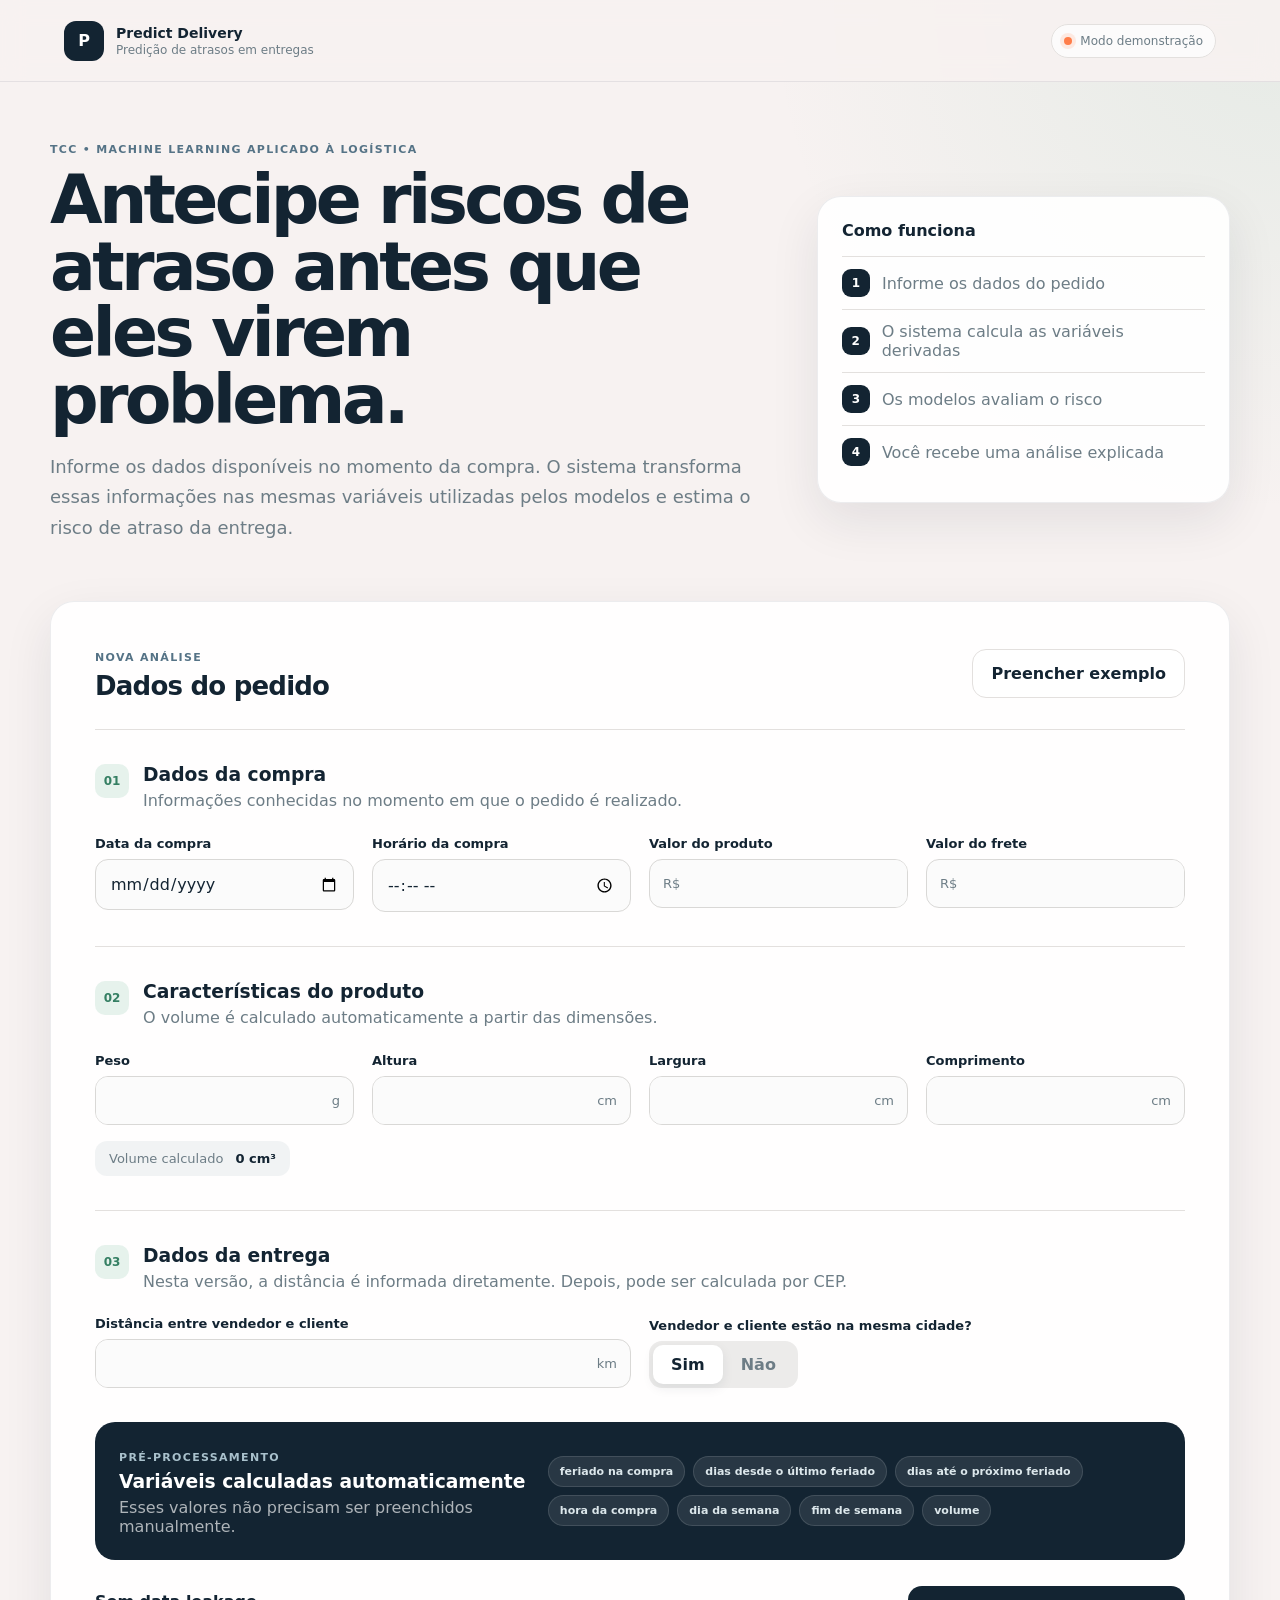
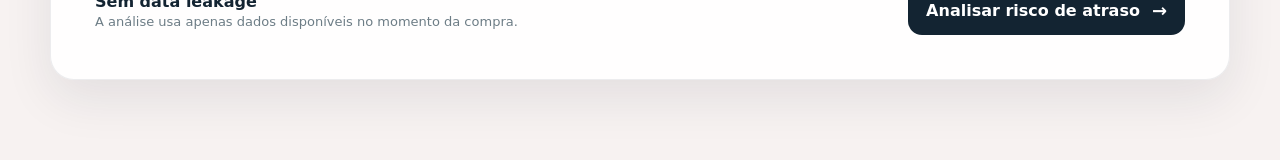
<file: aplicacao-web-tcc/frontend/index.html>
<!DOCTYPE html>
<html lang="pt-BR">
<head>
  <meta charset="UTF-8" />
  <meta name="viewport" content="width=device-width, initial-scale=1.0" />
  <title>Predição de Atrasos em Entregas</title>
  <link rel="stylesheet" href="css/style.css" />
</head>
<body>
  <header class="topbar">
    <div class="brand">
      <div class="brand-mark">P</div>
      <div>
        <strong>Predict Delivery</strong>
        <span>Predição de atrasos em entregas</span>
      </div>
    </div>
    <div class="api-status" id="apiStatus">
      <span class="status-dot"></span>
      <span>Verificando backend...</span>
    </div>
  </header>

  <main class="page-shell">
    <section class="hero">
      <div>
        <span class="eyebrow">TCC • Machine Learning aplicado à logística</span>
        <h1>Antecipe riscos de atraso antes que eles virem problema.</h1>
        <p>
          Informe os dados disponíveis no momento da compra. O sistema transforma
          essas informações nas mesmas variáveis utilizadas pelos modelos e estima
          o risco de atraso da entrega.
        </p>
      </div>
      <aside class="hero-card">
        <strong>Como funciona</strong>
        <div class="flow-step"><span>1</span> Informe os dados do pedido</div>
        <div class="flow-step"><span>2</span> O sistema calcula as variáveis derivadas</div>
        <div class="flow-step"><span>3</span> Os modelos avaliam o risco</div>
        <div class="flow-step"><span>4</span> Você recebe uma análise explicada</div>
      </aside>
    </section>

    <section class="form-card">
      <div class="section-heading">
        <div>
          <span class="eyebrow">Nova análise</span>
          <h2>Dados do pedido</h2>
        </div>
        <button type="button" class="button ghost" id="fillExample">Preencher exemplo</button>
      </div>

      <form id="predictionForm">
        <div class="form-section">
          <div class="form-section-title">
            <span class="number">01</span>
            <div>
              <h3>Dados da compra</h3>
              <p>Informações conhecidas no momento em que o pedido é realizado.</p>
            </div>
          </div>

          <div class="grid grid-4">
            <label>
              <span>Data da compra</span>
              <input id="purchaseDate" name="purchaseDate" type="date" required />
            </label>

            <label>
              <span>Horário da compra</span>
              <input id="purchaseTime" name="purchaseTime" type="time" required />
            </label>

            <label>
              <span>Valor do produto</span>
              <div class="input-prefix">
                <span>R$</span>
                <input id="price" name="price" type="number" step="0.01" min="0" required />
              </div>
            </label>

            <label>
              <span>Valor do frete</span>
              <div class="input-prefix">
                <span>R$</span>
                <input id="freightValue" name="freightValue" type="number" step="0.01" min="0" required />
              </div>
            </label>
          </div>
        </div>

        <div class="form-section">
          <div class="form-section-title">
            <span class="number">02</span>
            <div>
              <h3>Características do produto</h3>
              <p>O volume é calculado automaticamente a partir das dimensões.</p>
            </div>
          </div>

          <div class="grid grid-4">
            <label>
              <span>Peso</span>
              <div class="input-suffix">
                <input id="weight" name="weight" type="number" step="1" min="1" required />
                <span>g</span>
              </div>
            </label>

            <label>
              <span>Altura</span>
              <div class="input-suffix">
                <input id="height" name="height" type="number" step="0.1" min="0.1" required />
                <span>cm</span>
              </div>
            </label>

            <label>
              <span>Largura</span>
              <div class="input-suffix">
                <input id="width" name="width" type="number" step="0.1" min="0.1" required />
                <span>cm</span>
              </div>
            </label>

            <label>
              <span>Comprimento</span>
              <div class="input-suffix">
                <input id="length" name="length" type="number" step="0.1" min="0.1" required />
                <span>cm</span>
              </div>
            </label>
          </div>

          <div class="derived-box">
            <span>Volume calculado</span>
            <strong id="volumePreview">0 cm³</strong>
          </div>
        </div>

        <div class="form-section">
          <div class="form-section-title">
            <span class="number">03</span>
            <div>
              <h3>Dados da entrega</h3>
              <p>Nesta versão, a distância é informada diretamente. Depois, pode ser calculada por CEP.</p>
            </div>
          </div>

          <div class="grid grid-2">
            <label>
              <span>Distância entre vendedor e cliente</span>
              <div class="input-suffix">
                <input id="distance" name="distance" type="number" step="0.1" min="0" required />
                <span>km</span>
              </div>
            </label>

            <label class="toggle-field">
              <span>Vendedor e cliente estão na mesma cidade?</span>
              <div class="segmented" role="group" aria-label="Mesma cidade">
                <button type="button" class="segmented-option active" data-value="1">Sim</button>
                <button type="button" class="segmented-option" data-value="0">Não</button>
              </div>
              <input type="hidden" id="sameCity" value="1" />
            </label>
          </div>
        </div>

        <div class="features-preview">
          <div>
            <span class="eyebrow">Pré-processamento</span>
            <h3>Variáveis calculadas automaticamente</h3>
            <p>Esses valores não precisam ser preenchidos manualmente.</p>
          </div>
          <div class="feature-chips" id="featureChips">
            <span>feriado na compra</span>
            <span>dias desde o último feriado</span>
            <span>dias até o próximo feriado</span>
            <span>hora da compra</span>
            <span>dia da semana</span>
            <span>fim de semana</span>
            <span>volume</span>
          </div>
        </div>

        <div class="submit-row">
          <div class="privacy-note">
            <strong>Sem data leakage</strong>
            <span>A análise usa apenas dados disponíveis no momento da compra.</span>
          </div>
          <button type="submit" class="button primary" id="submitButton">
            <span>Analisar risco de atraso</span>
            <span class="arrow">→</span>
          </button>
        </div>
      </form>
    </section>
  </main>

  <div class="loading-overlay hidden" id="loadingOverlay" aria-live="polite">
    <div class="loading-card">
      <div class="spinner"></div>
      <h2>Analisando pedido...</h2>
      <p>O sistema está processando as informações e executando os modelos preditivos.</p>
      <div class="loading-steps">
        <div class="loading-step active"><span></span>Processando informações da compra</div>
        <div class="loading-step"><span></span>Calculando variáveis derivadas</div>
        <div class="loading-step"><span></span>Executando modelos preditivos</div>
        <div class="loading-step"><span></span>Preparando a explicação do resultado</div>
      </div>
    </div>
  </div>

  <script src="js/form.js"></script>
</body>
</html>
</file>
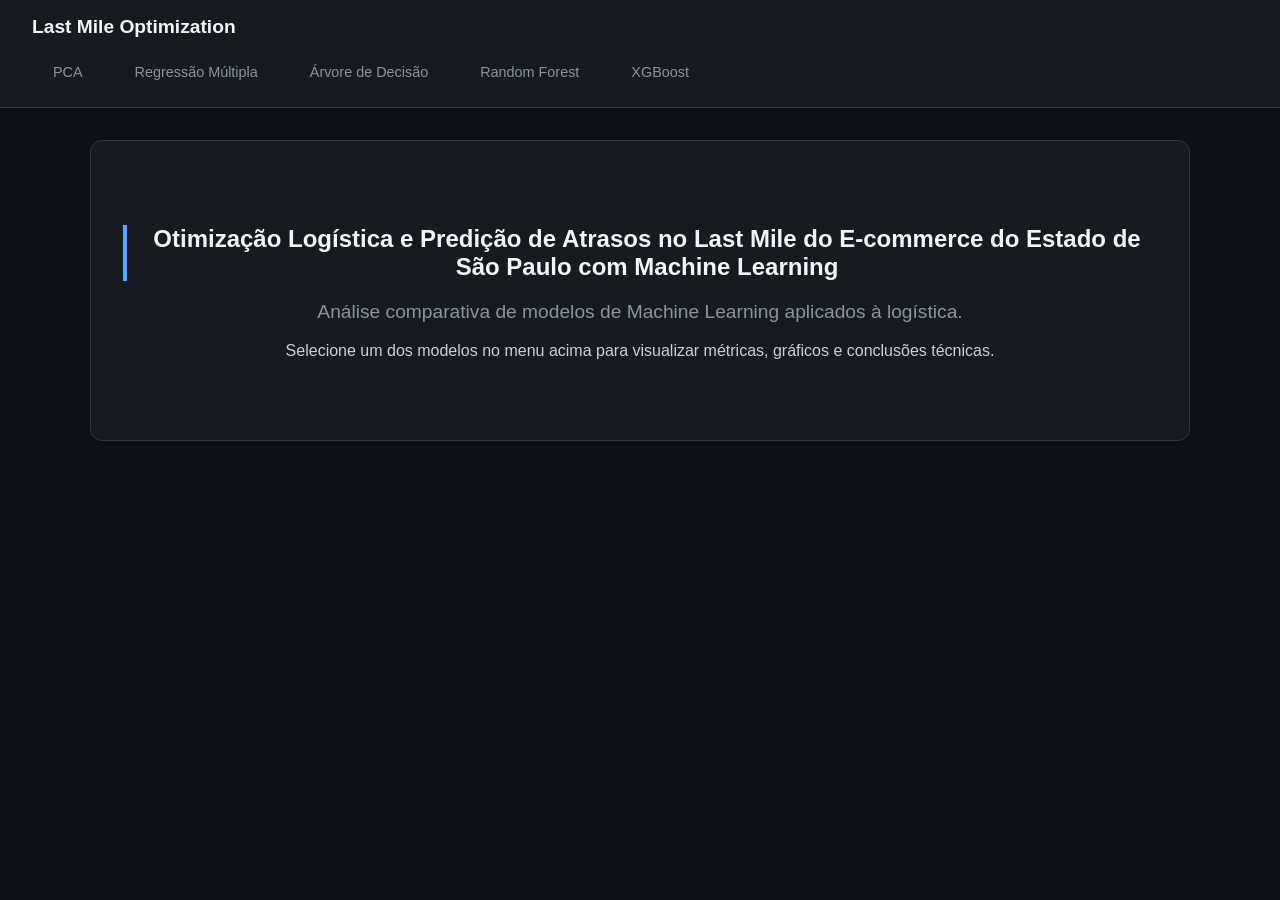
<file: site-modelos/html/index.html>
<!DOCTYPE html>
<html lang="pt-br">

<head>
    <meta charset="UTF-8">
    <meta name="viewport" content="width=device-width, initial-scale=1.0">
    <title>Last Mile Optimization - Início</title>
    <link rel="stylesheet" href="../css/style.css">
</head>

<body>

    <nav class="navbar">
        <a href="index.html" class="nav-title">Last Mile Optimization</a>
        <div class="nav-tabs">
            <a href="pca.html" class="tab">PCA</a>
            <a href="regressao-multipla.html" class="tab">Regressão Múltipla</a>
            <a href="arvore-decisao.html" class="tab">Árvore de Decisão</a>
            <a href="random-forest.html" class="tab">Random Forest</a>
            <a href="xgboost.html" class="tab">XGBoost</a>
        </div>
    </nav>

    <main class="container">
        <div class="card" style="text-align: center; padding: 4rem 2rem;">
            <h2>Otimização Logística e Predição de Atrasos no Last Mile do E-commerce do
                Estado de São Paulo com Machine Learning</h2>
            <p style="font-size: 1.2rem; color: #8b949e;">
                Análise comparativa de modelos de Machine Learning aplicados à logística.
            </p>
            <p>Selecione um dos modelos no menu acima para visualizar métricas, gráficos e conclusões técnicas.</p>
        </div>
    </main>

</body>

</html>
</file>
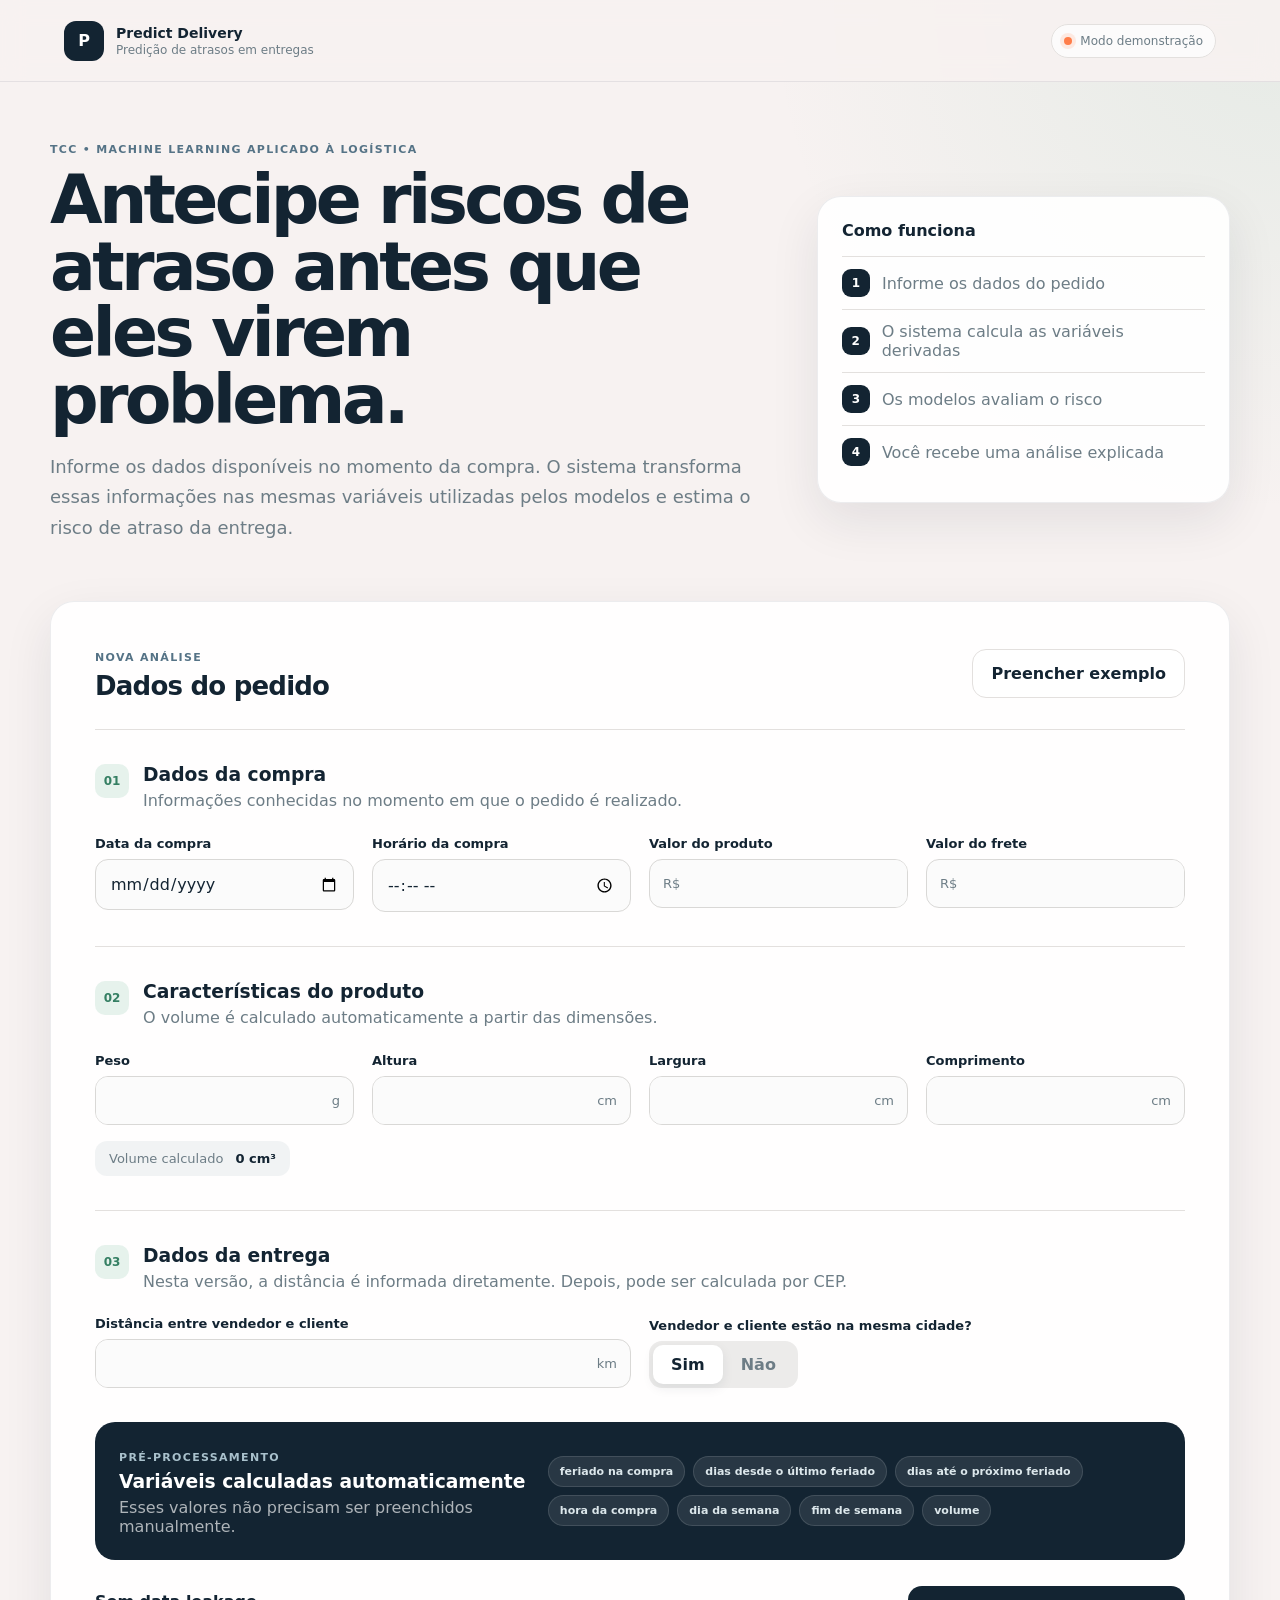
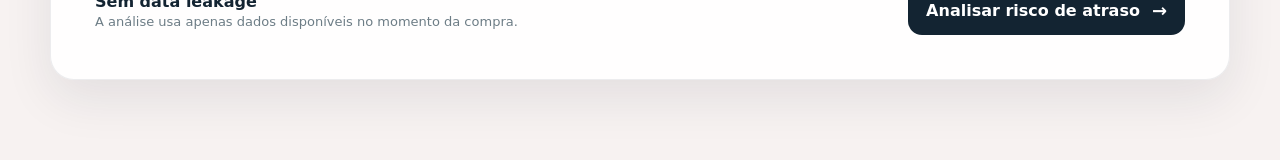
<file: aplicacao-web-tcc/frontend/resultado.html>
<!DOCTYPE html>
<html lang="pt-BR">
<head>
  <meta charset="UTF-8" />
  <meta name="viewport" content="width=device-width, initial-scale=1.0" />
  <title>Resultado da análise</title>
  <link rel="stylesheet" href="css/style.css" />
</head>
<body>
  <header class="topbar">
    <div class="brand">
      <div class="brand-mark">P</div>
      <div>
        <strong>Predict Delivery</strong>
        <span>Predição de atrasos em entregas</span>
      </div>
    </div>
    <a class="button ghost compact" href="index.html">← Nova análise</a>
  </header>

  <main class="page-shell result-page">
    <section class="result-header">
      <div>
        <span class="eyebrow">Resultado da análise</span>
        <h1>Diagnóstico do pedido</h1>
        <p>Predição realizada com base apenas em dados disponíveis no momento da compra.</p>
      </div>
      <div class="analysis-id">ID <strong id="analysisId">—</strong></div>
    </section>

    <section class="result-grid">
      <article class="result-card prediction-card" id="predictionCard">
        <span class="eyebrow">Predição principal</span>
        <div class="prediction-badge" id="predictionBadge">—</div>
        <h2 id="predictionTitle">Carregando resultado...</h2>
        <p id="predictionDescription"></p>
        <div class="model-caption">Modelo principal: <strong id="mainModelName">Deep Learning</strong></div>
      </article>

      <article class="result-card probability-card">
        <span class="eyebrow">Probabilidade de atraso</span>
        <div class="probability-number" id="probabilityNumber">0%</div>
        <div class="risk-track">
          <div class="risk-fill" id="riskFill"></div>
        </div>
        <div class="risk-scale">
          <span>Baixo</span><span>Moderado</span><span>Alto</span><span>Muito alto</span>
        </div>
        <div class="risk-level">
          Nível de risco: <strong id="riskLevel">—</strong>
        </div>
      </article>
    </section>

    <section class="dashboard-grid">
      <article class="panel panel-wide">
        <div class="panel-heading">
          <div>
            <span class="eyebrow">Explicabilidade</span>
            <h2>Fatores que influenciaram a previsão</h2>
          </div>
          <span class="tag">Visão simplificada</span>
        </div>
        <p class="panel-description">
          Quanto maior a barra, maior a influência daquele fator nesta previsão.
        </p>
        <div id="factorsChart" class="bar-chart"></div>
      </article>

      <article class="panel">
        <div class="panel-heading">
          <div>
            <span class="eyebrow">Ação recomendada</span>
            <h2>O que fazer agora?</h2>
          </div>
        </div>
        <div class="recommendation" id="recommendation"></div>
      </article>
    </section>

    <section class="panel">
      <div class="panel-heading">
        <div>
          <span class="eyebrow">Comparativo</span>
          <h2>Como os modelos avaliaram este pedido</h2>
        </div>
        <span class="tag">Não é ensemble</span>
      </div>
      <p class="panel-description">
        Cada modelo é executado separadamente. O comparativo ajuda a visualizar concordâncias e divergências.
      </p>
      <div id="modelsChart" class="model-comparison"></div>
    </section>

    <section class="dashboard-grid">
      <article class="panel">
        <div class="panel-heading">
          <div>
            <span class="eyebrow">K-Means</span>
            <h2>Perfil deste pedido</h2>
          </div>
        </div>
        <div class="cluster-card">
          <div class="cluster-icon">◎</div>
          <div>
            <strong id="clusterName">—</strong>
            <p id="clusterDescription"></p>
          </div>
        </div>
        <div class="stats-grid" id="clusterStats"></div>
      </article>

      <article class="panel">
        <div class="panel-heading">
          <div>
            <span class="eyebrow">DBSCAN</span>
            <h2>Análise de padrão</h2>
          </div>
        </div>
        <div class="pattern-status" id="patternStatus"></div>
      </article>
    </section>
<!-- 
    <section class="panel">
      <div class="panel-heading">
        <div>
          <span class="eyebrow">PCA</span>
          <h2>Posição do pedido entre os dados históricos</h2>
        </div>
        <span class="tag">Visualização 2D</span>
      </div>
      <p class="panel-description">
        A representação abaixo reduz várias características do pedido para duas dimensões apenas para visualização.
      </p>
      <canvas id="pcaCanvas" width="1100" height="360"></canvas>
      <div class="pca-legend">
        <span><i class="legend-dot historical"></i>Pedidos históricos</span>
        <span><i class="legend-dot current"></i>Novo pedido</span>
      </div>
    </section> -->

    <section class="panel">
      <div class="panel-heading">
        <div>
          <span class="eyebrow">Dados utilizados</span>
          <h2>Resumo do pedido analisado</h2>
        </div>
      </div>
      <div class="input-summary" id="inputSummary"></div>
    </section>

    <div class="bottom-actions">
      <a class="button primary" href="index.html">← Analisar outro pedido</a>
    </div>
  </main>

  <script src="js/resultado.js"></script>
</body>
</html>
</file>
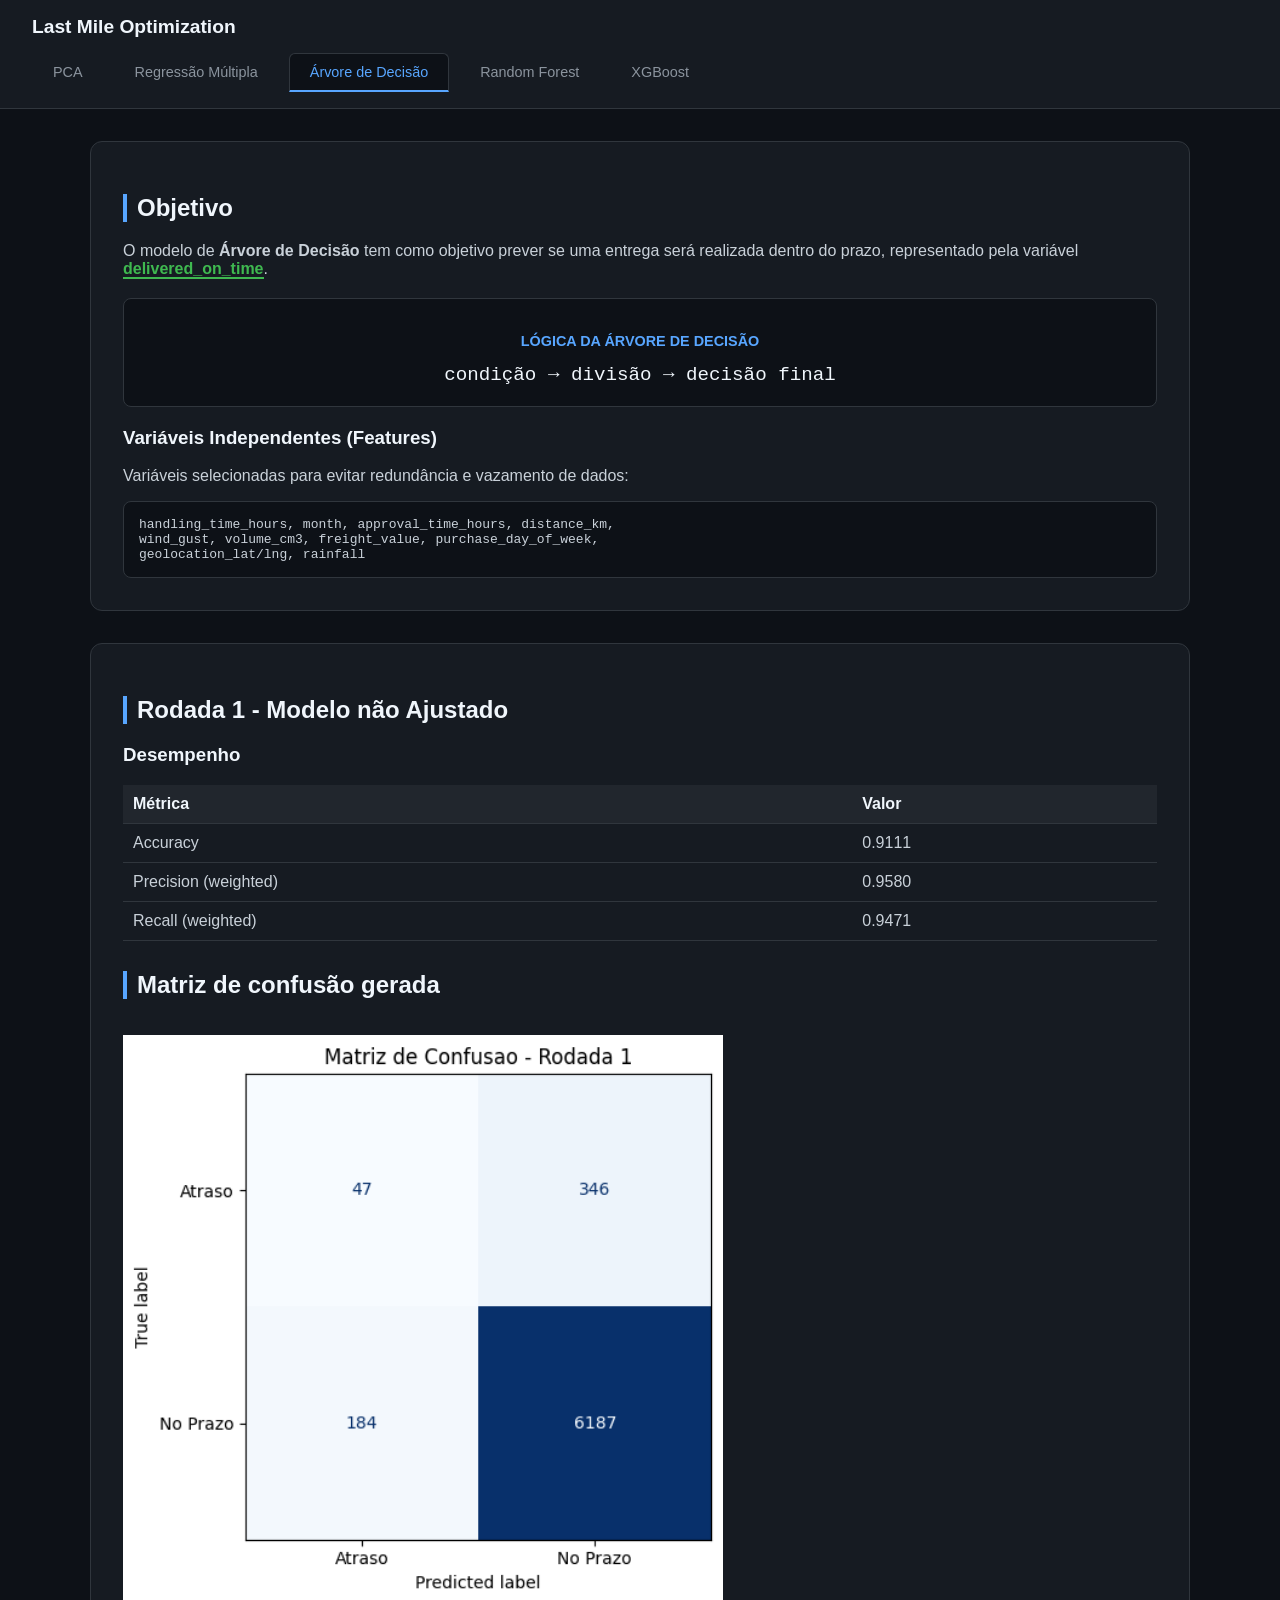
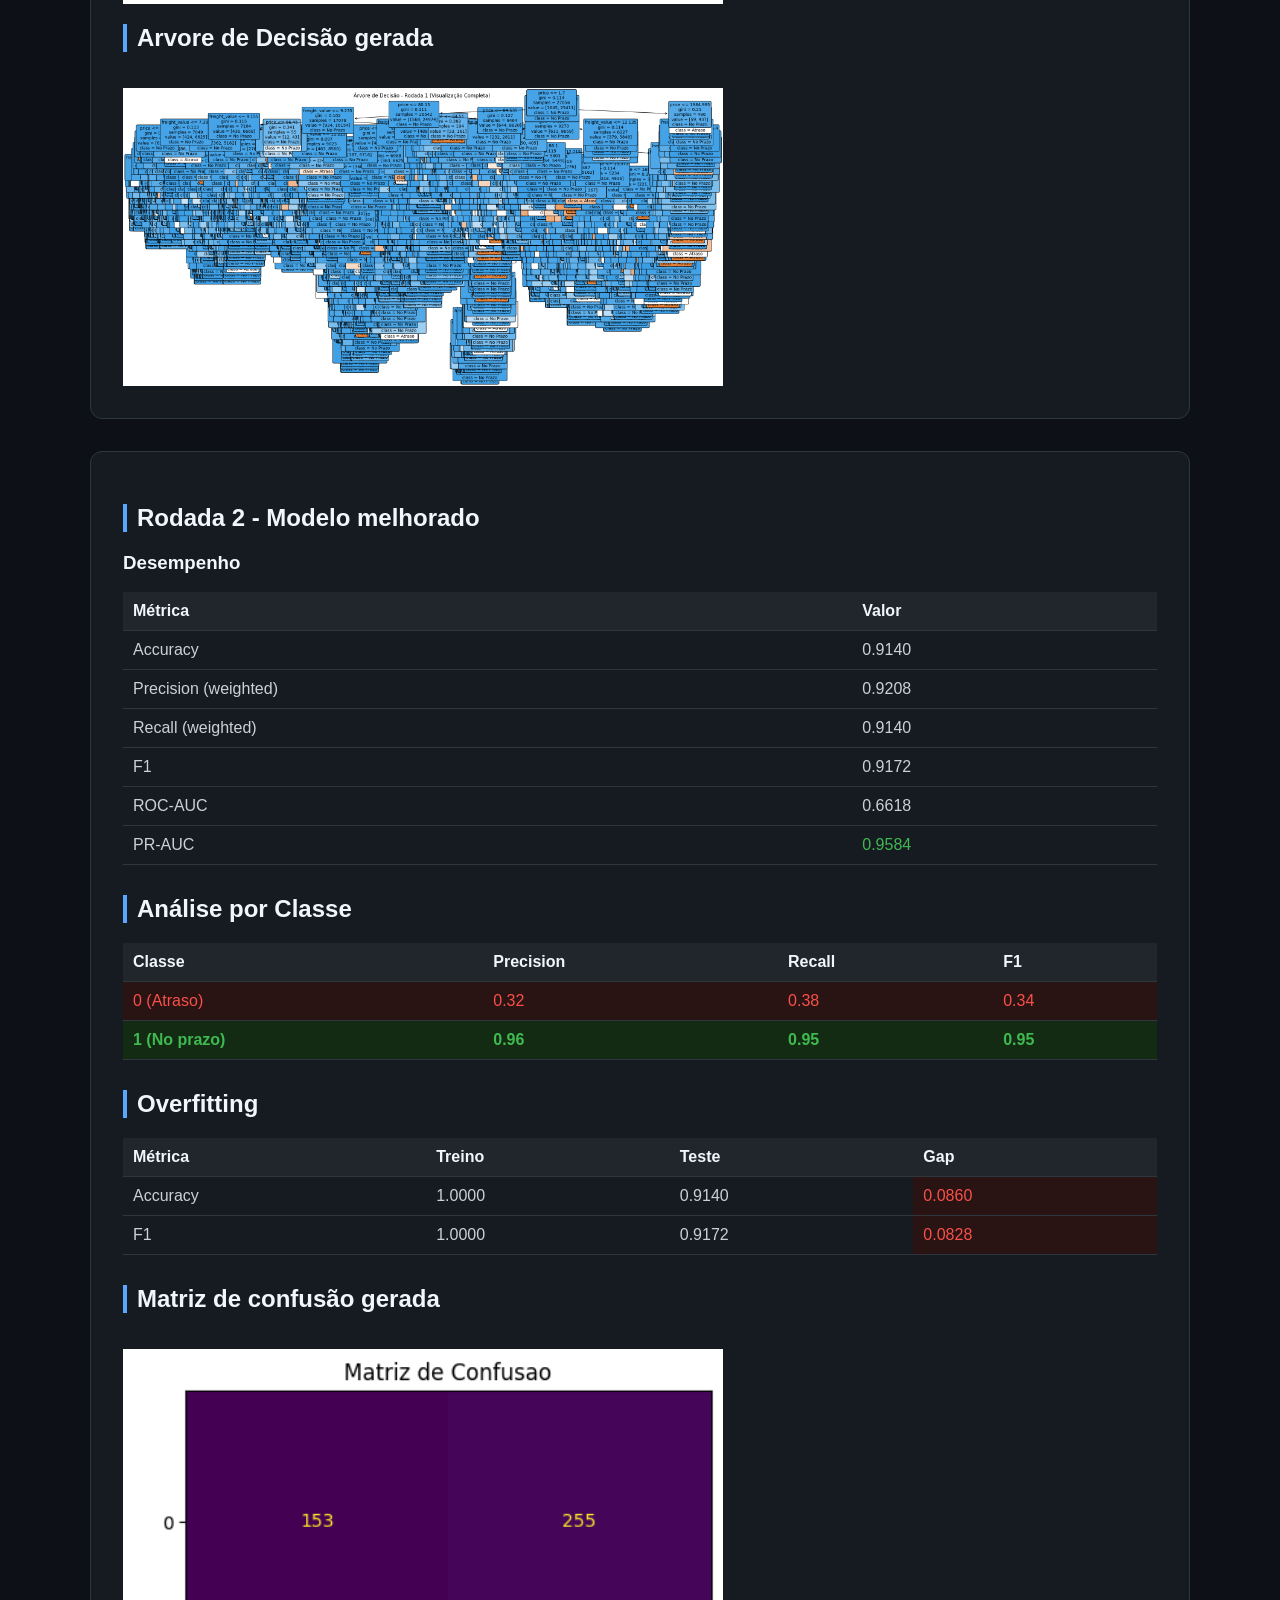
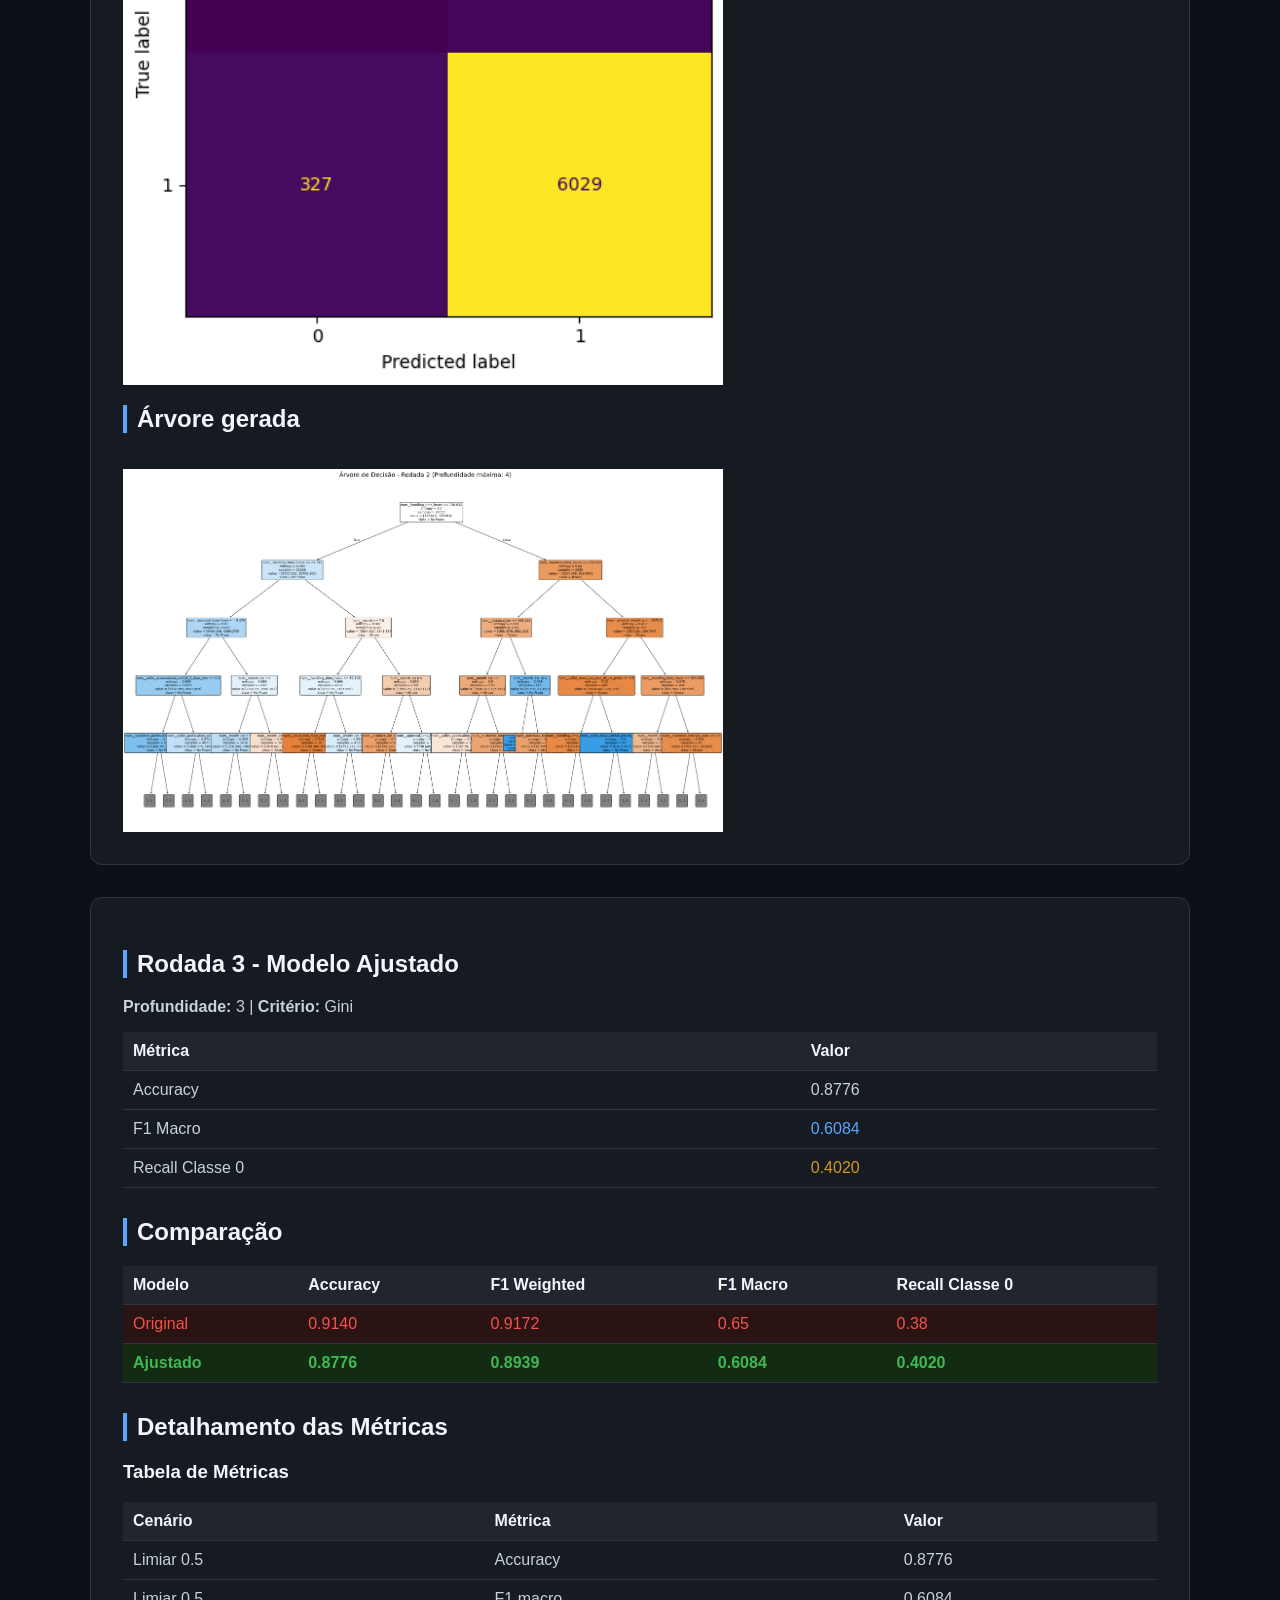
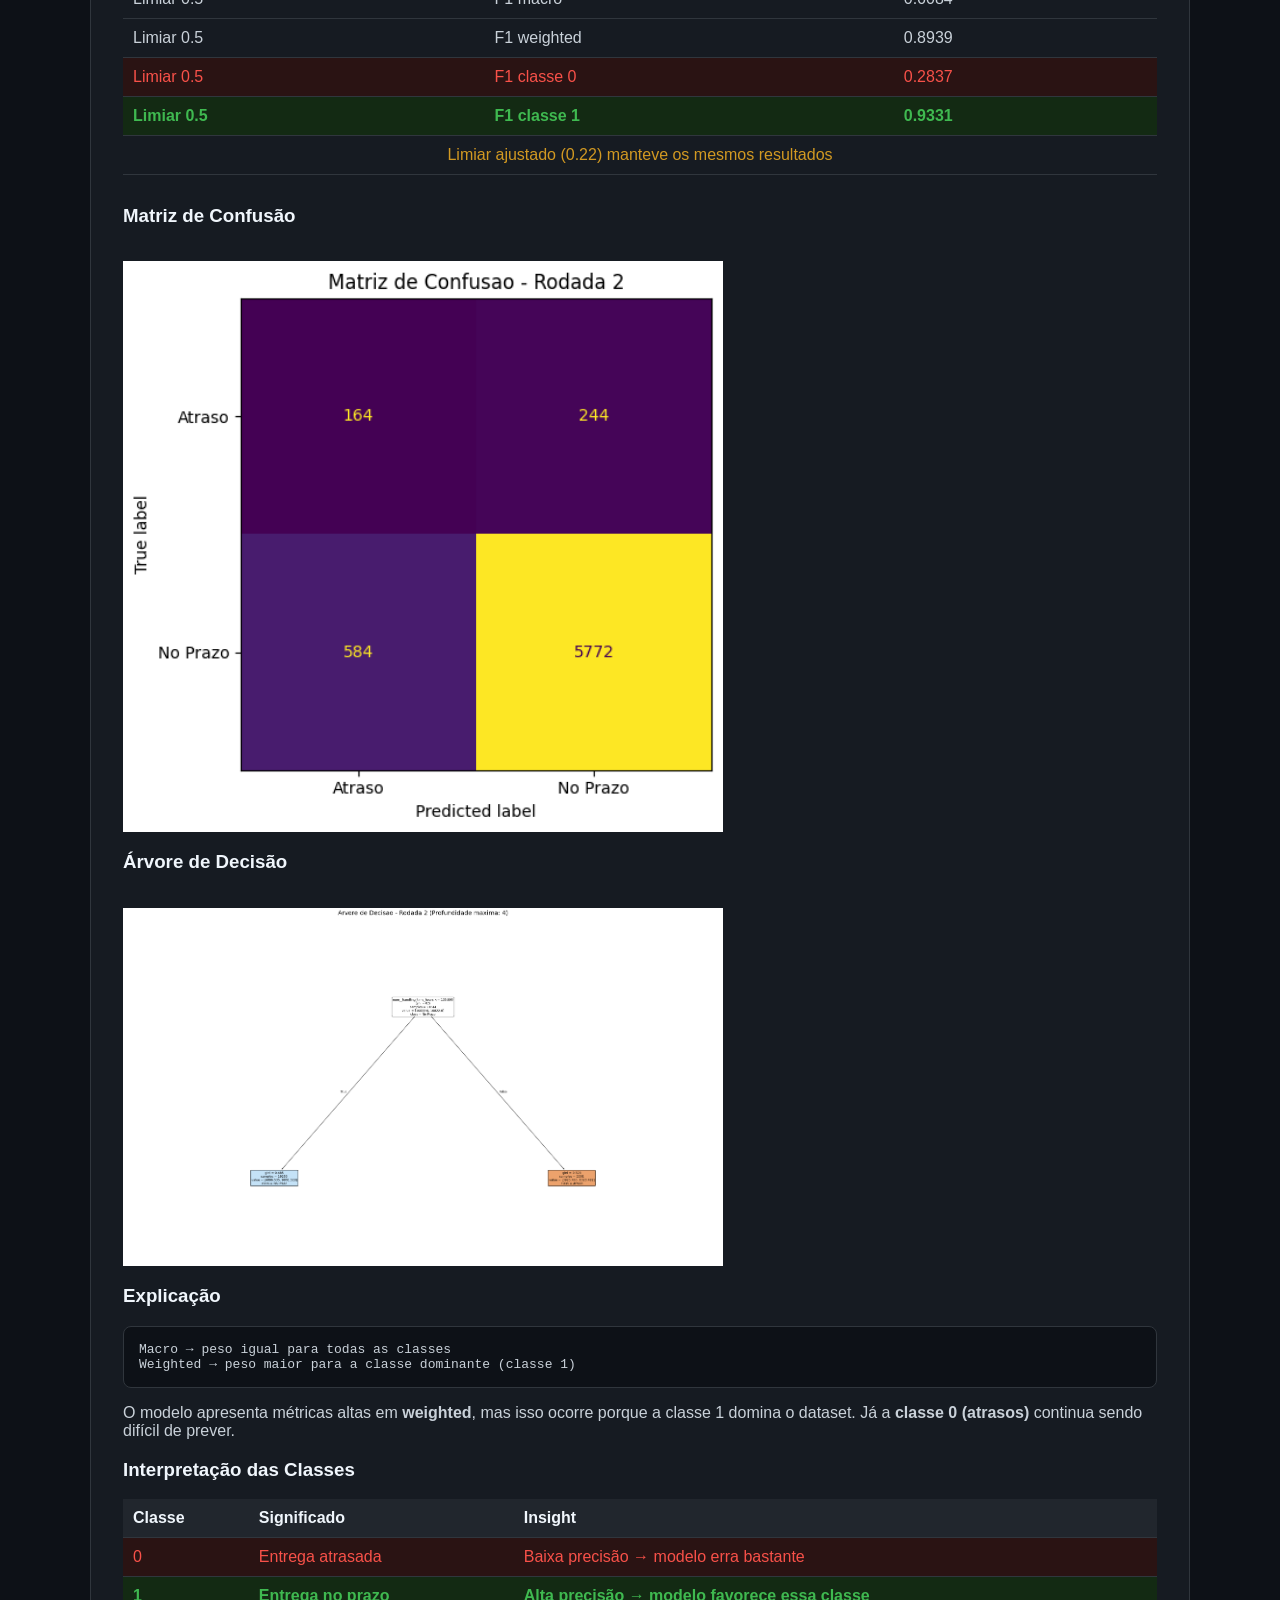
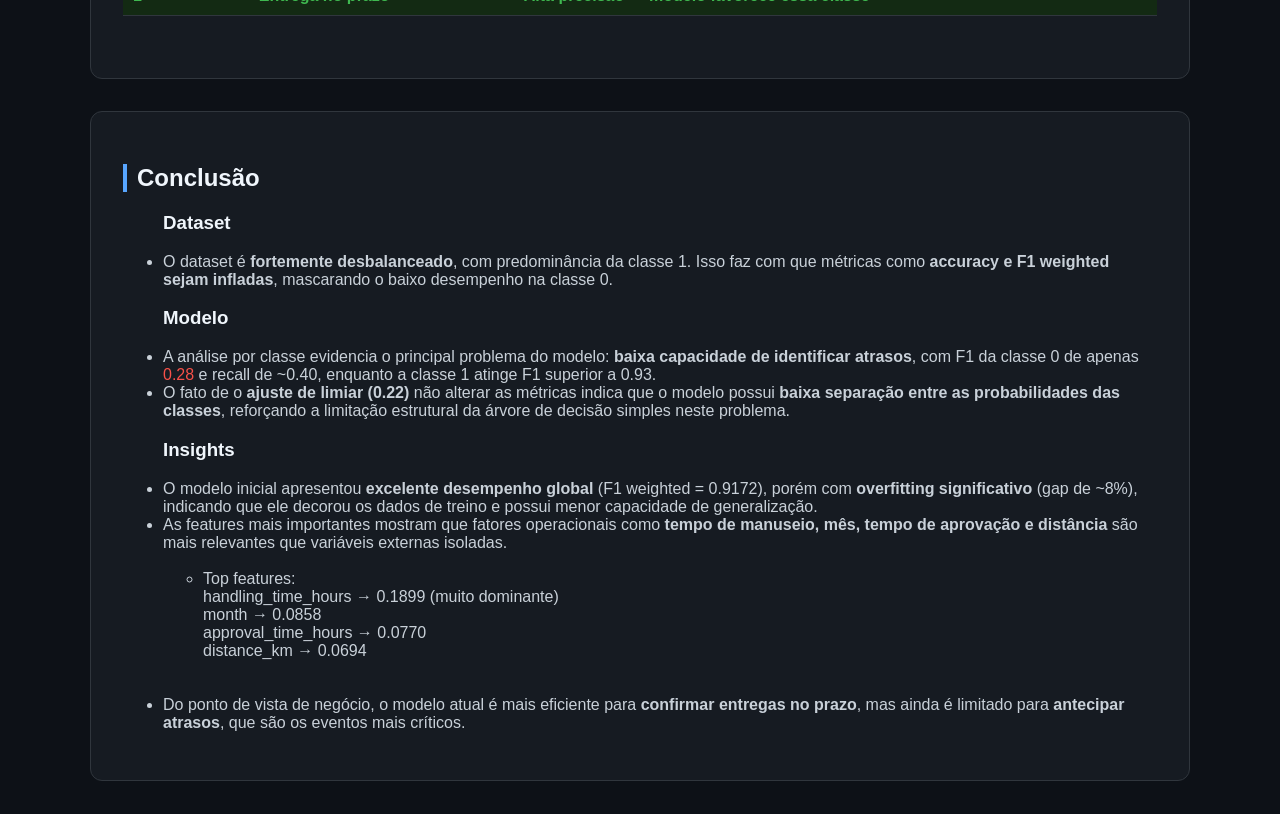
<file: site-modelos/html/arvore-decisao.html>
<html>
<head>
    <meta charset="UTF-8">
    <meta name="viewport" content="width=device-width, initial-scale=1.0">
    <title>Árvore de Decisão - Dashboard</title>
    <link rel="stylesheet" href="../css/style.css">
</head>
<body>

    <nav class="navbar">
        <a href="index.html" class="nav-title">Last Mile Optimization</a>
        <div class="nav-tabs">
            <a href="pca.html" class="tab">PCA</a>
            <a href="regressao-multipla.html" class="tab">Regressão Múltipla</a>
            <a href="arvore-decisao.html" class="tab active">Árvore de Decisão</a>
            <a href="random-forest.html" class="tab">Random Forest</a>
            <a href="xgboost.html" class="tab">XGBoost</a>
        </div>
    </nav>

    <main class="container">

        <div class="card">
            <h2>Objetivo</h2>
            <p>
                O modelo de <strong>Árvore de Decisão</strong> tem como objetivo prever se uma entrega será realizada dentro do prazo,
                representado pela variável 
                <strong style="color: var(--green); border-bottom: 2px solid var(--green);">delivered_on_time</strong>.
            </p>
    
            <div class="formula-box">
                <h3 style="font-size: 0.9rem; color: var(--blue); text-transform: uppercase;">
                    Lógica da Árvore de Decisão
                </h3>
                <code style="font-size: 1.2rem; color: var(--bright);">
                    condição → divisão → decisão final
                </code>
            </div>
    
            <h3>Variáveis Independentes (Features)</h3>
            <p>Variáveis selecionadas para evitar redundância e vazamento de dados:</p>
            <div class="variable-box">
                handling_time_hours, month, approval_time_hours, distance_km,<br>
                wind_gust, volume_cm3, freight_value, purchase_day_of_week,<br>
                geolocation_lat/lng, rainfall
            </div>
        </div>

        <div class="card">
            <h2>Rodada 1 - Modelo não Ajustado</h2>
            <h3>Desempenho</h3>
            <table>
                <tr><th>Métrica</th><th>Valor</th></tr>
                <tr><td>Accuracy</td><td>0.9111</td></tr>
                <tr><td>Precision (weighted)</td><td>0.9580</td></tr>
                <tr><td>Recall (weighted)</td><td>0.9471</td></tr>
            </table>

            <h2>Matriz de confusão gerada</h2>
            <img src="../imagens/arvore-decisao/matriz-confusao-rodada1.png" alt="Matriz de Confusão" style="width:100%; max-width:600px; margin-top: 1rem;">

            <h2>Arvore de Decisão gerada</h2>
            <img src="../imagens/arvore-decisao/arvore-decisao-rodada1.png" alt="Árvore de Decisão" style="width:100%; max-width:600px; margin-top: 1rem;">
        </div>
    
        <div class="card">
            <h2>Rodada 2 - Modelo melhorado</h2>
            <h3>Desempenho</h3>
            <table>
                <tr><th>Métrica</th><th>Valor</th></tr>
                <tr><td>Accuracy</td><td>0.9140</td></tr>
                <tr><td>Precision (weighted)</td><td>0.9208</td></tr>
                <tr><td>Recall (weighted)</td><td>0.9140</td></tr>
                <tr><td>F1</td><td>0.9172</td></tr>
                <tr><td>ROC-AUC</td><td>0.6618</td></tr>
                <tr><td>PR-AUC</td><td style="color: var(--green);">0.9584</td></tr>
            </table>
            
            <h2>Análise por Classe</h2>
            <table>
                <tr><th>Classe</th><th>Precision</th><th>Recall</th><th>F1</th></tr>
                <tr class="bad"><td>0 (Atraso)</td><td>0.32</td><td>0.38</td><td>0.34</td></tr>
                <tr class="best"><td>1 (No prazo)</td><td>0.96</td><td>0.95</td><td>0.95</td></tr>
            </table>

            <h2>Overfitting</h2>
            <table>
                <tr><th>Métrica</th><th>Treino</th><th>Teste</th><th>Gap</th></tr>
                <tr><td>Accuracy</td><td>1.0000</td><td>0.9140</td><td class="bad">0.0860</td></tr>
                <tr><td>F1</td><td>1.0000</td><td>0.9172</td><td class="bad">0.0828</td></tr>
            </table>

            <h2>Matriz de confusão gerada</h2>
            <img src="../imagens/arvore-decisao/matriz-confusao-rodada2.png" alt="Matriz de Confusão" style="width:100%; max-width:600px; margin-top: 1rem;">
            <h2>Árvore gerada</h2>
            <img src="../imagens/arvore-decisao/arvore-decisao-rodada2.png" alt="Árvore de Decisão" style="width:100%; max-width:600px; margin-top: 1rem;">
        </div>
    
        <div class="card">
            <h2>Rodada 3 - Modelo Ajustado</h2>
            <p><strong>Profundidade:</strong> 3 | <strong>Critério:</strong> Gini</p>
    
            <table>
                <tr><th>Métrica</th><th>Valor</th></tr>
                <tr><td>Accuracy</td><td>0.8776</td></tr>
                <tr><td>F1 Macro</td><td style="color: var(--blue);">0.6084</td></tr>
                <tr><td>Recall Classe 0</td><td style="color: var(--yellow);">0.4020</td></tr>
            </table>

            <h2>Comparação</h2>
            <table>
                <tr><th>Modelo</th><th>Accuracy</th><th>F1 Weighted</th><th>F1 Macro</th><th>Recall Classe 0</th></tr>
                <tr class="bad"><td>Original</td><td>0.9140</td><td>0.9172</td><td>0.65</td><td>0.38</td></tr>
                <tr class="best"><td>Ajustado</td><td>0.8776</td><td>0.8939</td><td>0.6084</td><td>0.4020</td></tr>
            </table>

            <h2>Detalhamento das Métricas</h2>
    
            <h3>Tabela de Métricas</h3>
            <table>
                <tr><th>Cenário</th><th>Métrica</th><th>Valor</th></tr>
    
                <tr><td>Limiar 0.5</td><td>Accuracy</td><td>0.8776</td></tr>
                <tr><td>Limiar 0.5</td><td>F1 macro</td><td>0.6084</td></tr>
                <tr><td>Limiar 0.5</td><td>F1 weighted</td><td>0.8939</td></tr>
                <tr class="bad"><td>Limiar 0.5</td><td>F1 classe 0</td><td>0.2837</td></tr>
                <tr class="best"><td>Limiar 0.5</td><td>F1 classe 1</td><td>0.9331</td></tr>
    
                <tr>
                    <td colspan="3" style="text-align:center; color: var(--yellow);">
                        Limiar ajustado (0.22) manteve os mesmos resultados
                    </td>
                </tr>
            </table>

            <h3>Matriz de Confusão</h3>
            <img src="../imagens/arvore-decisao/matriz-confusao-rodada3.png" alt="Matriz de Confusão" style="width:100%; max-width:600px; margin-top: 1rem;">
    
            <h3>Árvore de Decisão</h3>
            <img src="../imagens/arvore-decisao/arvore-decisao-rodada3.png" alt="Árvore de Decisão" style="width:100%; max-width:600px; margin-top: 1rem;">
    
            <h3>Explicação</h3>
            <div class="variable-box">
                Macro → peso igual para todas as classes<br>
                Weighted → peso maior para a classe dominante (classe 1)
            </div>
    
            <p>
                O modelo apresenta métricas altas em <strong>weighted</strong>, mas isso ocorre porque a classe 1 domina o dataset.
                Já a <strong>classe 0 (atrasos)</strong> continua sendo difícil de prever.
            </p>
    
            <h3>Interpretação das Classes</h3>
            <table>
                <tr><th>Classe</th><th>Significado</th><th>Insight</th></tr>
                <tr class="bad">
                    <td>0</td>
                    <td>Entrega atrasada</td>
                    <td>Baixa precisão → modelo erra bastante</td>
                </tr>
                <tr class="best">
                    <td>1</td>
                    <td>Entrega no prazo</td>
                    <td>Alta precisão → modelo favorece essa classe</td>
                </tr>
            </table>
        </div>
    
        <div class="card">
            <h2>Conclusão</h2>
            <ul>
                <h3>Dataset</h3>
        
                <li>
                    O dataset é <strong>fortemente desbalanceado</strong>, com predominância da classe 1.
                    Isso faz com que métricas como <strong>accuracy e F1 weighted sejam infladas</strong>,
                    mascarando o baixo desempenho na classe 0.
                </li>

                <h3>Modelo</h3>
                <li>
                    A análise por classe evidencia o principal problema do modelo:
                    <strong>baixa capacidade de identificar atrasos</strong>, com F1 da classe 0 de apenas
                    <span style="color: var(--red);">0.28</span> e recall de ~0.40,
                    enquanto a classe 1 atinge F1 superior a 0.93.
                </li>
        
                <li>
                    O fato de o <strong>ajuste de limiar (0.22)</strong> não alterar as métricas indica que
                    o modelo possui <strong>baixa separação entre as probabilidades das classes</strong>,
                    reforçando a limitação estrutural da árvore de decisão simples neste problema.
                </li>

                <h3>Insights</h3>
                <li>
                    O modelo inicial apresentou <strong>excelente desempenho global</strong> (F1 weighted = 0.9172),
                    porém com <strong>overfitting significativo</strong> (gap de ~8%), indicando que ele decorou os dados de treino
                    e possui menor capacidade de generalização.
                </li>
                <li>
                    As features mais importantes mostram que fatores operacionais como
                    <strong>tempo de manuseio, mês, tempo de aprovação e distância</strong>
                    são mais relevantes que variáveis externas isoladas.<br><br>
                </li>
                <ul><li>Top features:<br>
                    handling_time_hours → 0.1899 (muito dominante)<br>
                    month → 0.0858<br>
                    approval_time_hours → 0.0770<br>
                    distance_km → 0.0694</li></ul>
                <br><br>
                <li>
                    Do ponto de vista de negócio, o modelo atual é mais eficiente para
                    <strong>confirmar entregas no prazo</strong>, mas ainda é limitado para
                    <strong>antecipar atrasos</strong>, que são os eventos mais críticos.
                </li>
    
            </ul>
        </div>
    
    </main>

</body>
</html>
</file>
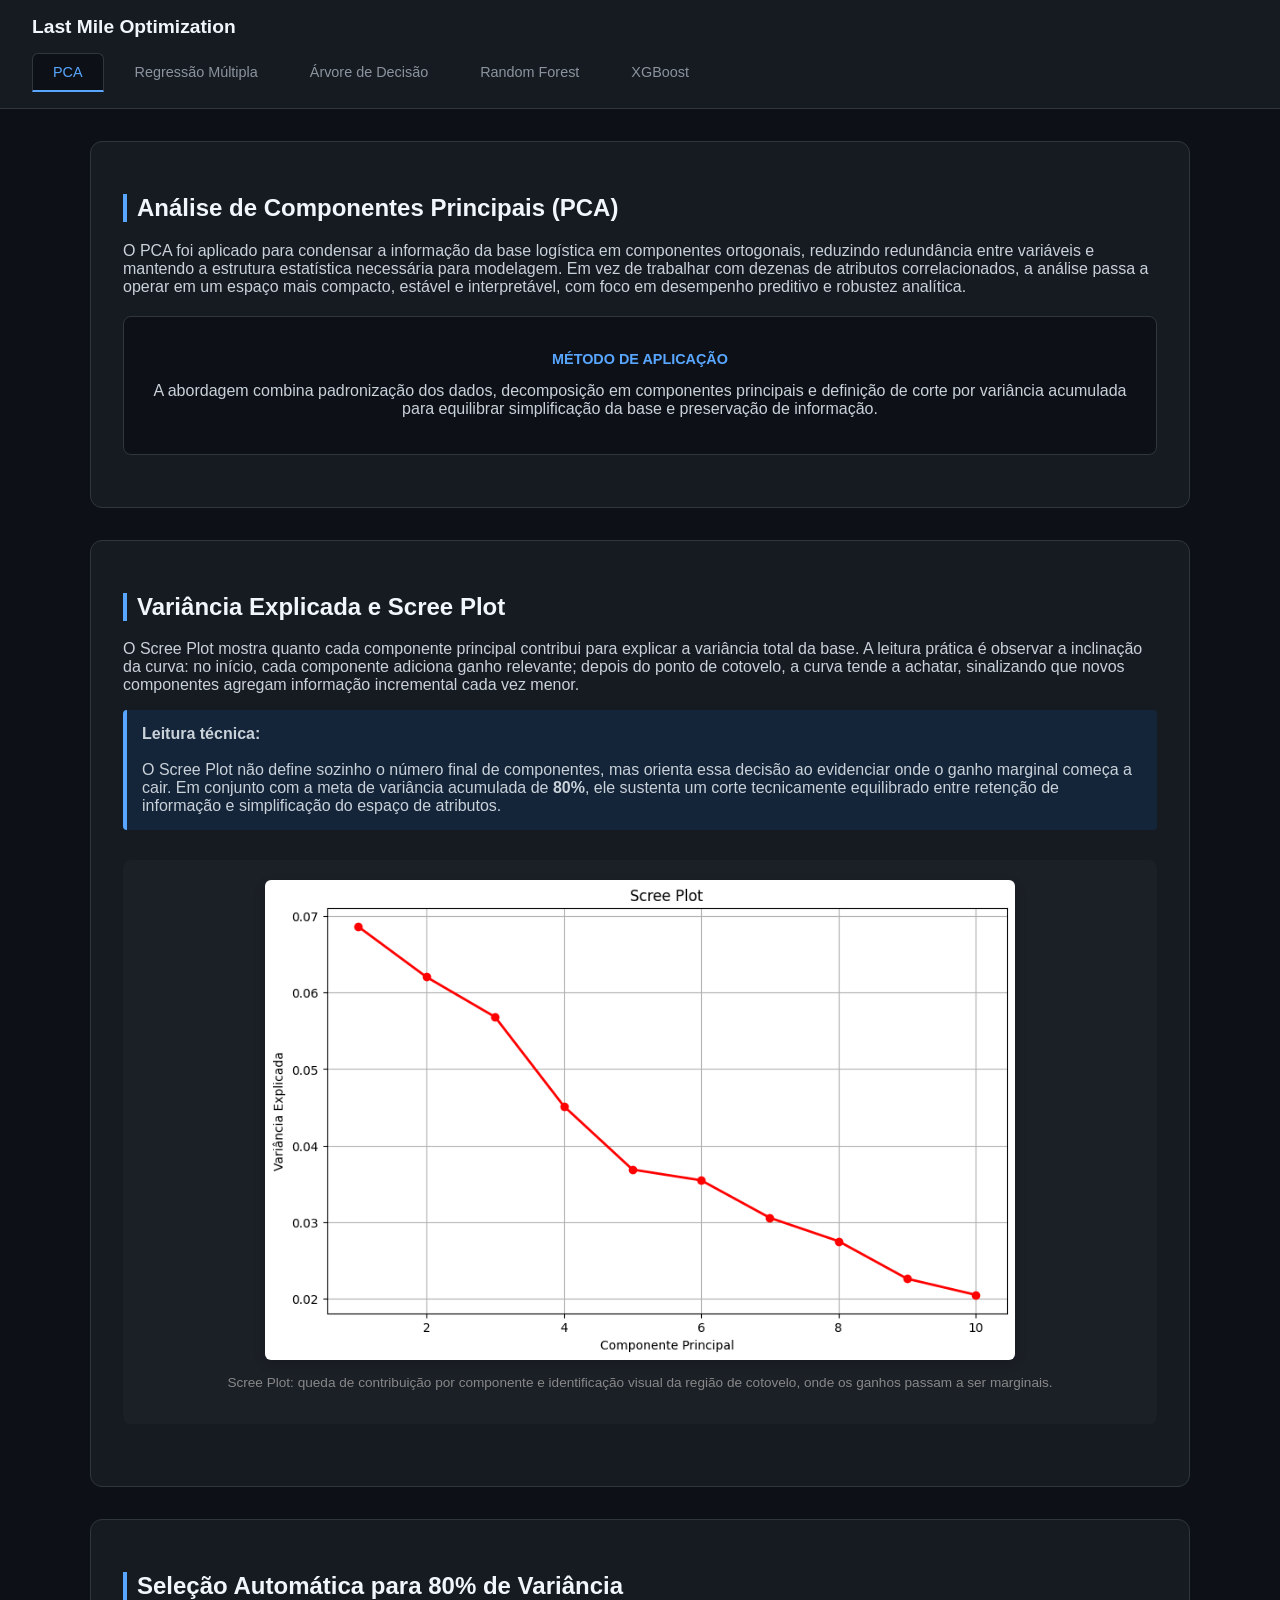
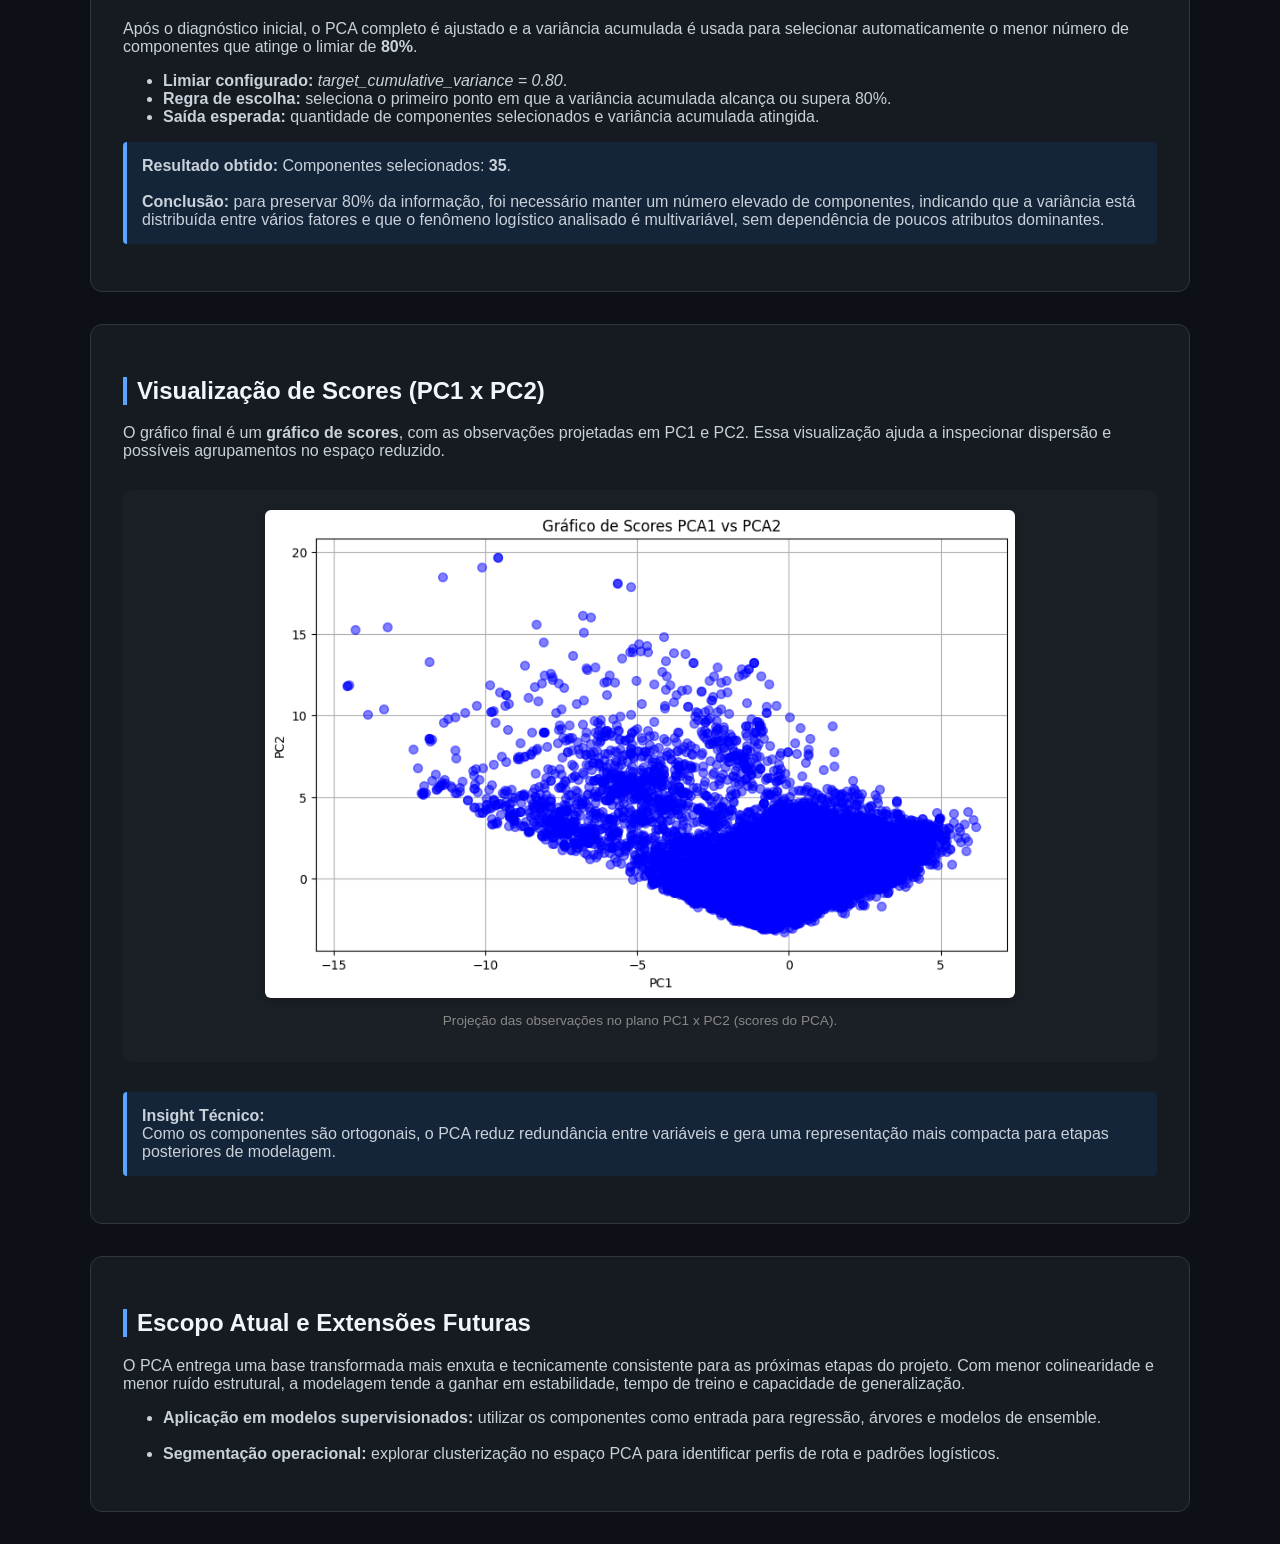
<file: site-modelos/html/pca.html>
<!DOCTYPE html>
<html lang="pt-br">

<head>
    <meta charset="UTF-8">
    <meta name="viewport" content="width=device-width, initial-scale=1.0">
    <title>PCA - Dashboard</title>
    <link rel="stylesheet" href="../css/style.css">
    <style>
        .metric-box {
            background-color: rgba(0, 123, 255, 0.1);
            border-left: 4px solid var(--blue, #007bff);
            padding: 15px;
            margin: 15px 0;
            border-radius: 4px;
        }

        .code-box {
            background-color: #1e1e1e;
            color: #d4d4d4;
            padding: 10px;
            border-radius: 4px;
            font-family: 'Courier New', Courier, monospace;
            font-size: 0.85rem;
            margin: 10px 0;
        }

        /* Classe auxiliar para melhorar a disposição das imagens */
        .img-container {
            text-align: center;
            margin: 30px 0;
            padding: 20px;
            background-color: rgba(255, 255, 255, 0.02);
            border-radius: 8px;
        }

        .img-container img {
            width: 100%;
            max-width: 750px;
            /* Evita que a imagem fique gigante em telas grandes */
            height: auto;
            display: block;
            margin: 0 auto;
            border-radius: 6px;
            box-shadow: 0 4px 12px rgba(0, 0, 0, 0.15);
        }

        .img-caption {
            font-size: 0.85rem;
            color: #888;
            margin-top: 15px;
        }
    </style>
</head>

<body>

    <nav class="navbar">
        <a href="index.html" class="nav-title">Last Mile Optimization</a>
        <div class="nav-tabs">
            <a href="pca.html" class="tab active">PCA</a>
            <a href="regressao-multipla.html" class="tab">Regressão Múltipla</a>
            <a href="arvore-decisao.html" class="tab">Árvore de Decisão</a>
            <a href="random-forest.html" class="tab">Random Forest</a>
            <a href="xgboost.html" class="tab">XGBoost</a>
        </div>
    </nav>

    <main class="container">
        <div class="card">
            <h2>Análise de Componentes Principais (PCA)</h2>
            <p>
                O PCA foi aplicado para condensar a informação da base logística em componentes ortogonais,
                reduzindo redundância entre variáveis e mantendo a estrutura estatística necessária para modelagem.
                Em vez de trabalhar com dezenas de atributos correlacionados, a análise passa a operar em um espaço
                mais compacto, estável e interpretável, com foco em desempenho preditivo e robustez analítica.
            </p>

            <div class="formula-box">
                <h3 style="font-size: 0.9rem; color: var(--blue); text-transform: uppercase;">Método de Aplicação</h3>
                <p style="font-size: 1rem; color: var(--text); margin-top: 10px;">
                    A abordagem combina padronização dos dados, decomposição em componentes principais e definição de
                    corte por variância acumulada para equilibrar simplificação da base e preservação de informação.</p>
            </div>
        </div>

        <div class="card">
            <h2>Variância Explicada e Scree Plot</h2>
            <p>
                O Scree Plot mostra quanto cada componente principal contribui para explicar a variância total da
                base. A leitura prática é observar a inclinação da curva: no início, cada componente adiciona ganho
                relevante; depois do ponto de cotovelo, a curva tende a achatar, sinalizando que novos componentes
                agregam informação incremental cada vez menor.
            </p>

            <div class="metric-box">
                <strong>Leitura técnica:</strong><br><br>
                O Scree Plot não define sozinho o número final de componentes, mas orienta essa decisão ao evidenciar
                onde o ganho marginal começa a cair. Em conjunto com a meta de variância acumulada de
                <strong>80%</strong>, ele sustenta um corte tecnicamente equilibrado entre retenção de informação e
                simplificação do espaço de atributos.
            </div>

            <div class="img-container">
                <img id="img-pca-scree" src="../imagens/pca/ScreePlot.png" alt="Scree Plot PCA">
                <p class="img-caption">Scree Plot: queda de contribuição por componente e identificação visual da região
                    de cotovelo, onde os ganhos passam a ser marginais.</p>
            </div>
        </div>

        <div class="card">
            <h2>Seleção Automática para 80% de Variância</h2>
            <p>
                Após o diagnóstico inicial, o PCA completo é ajustado e a variância acumulada é usada para
                selecionar automaticamente o menor número de componentes que atinge o limiar de <strong>80%</strong>.
            </p>

            <ul>
                <li><strong>Limiar configurado:</strong> <em>target_cumulative_variance = 0.80</em>.</li>
                <li><strong>Regra de escolha:</strong> seleciona o primeiro ponto em que a variância acumulada alcança
                    ou supera 80%.</li>
                <li><strong>Saída esperada:</strong> quantidade de componentes selecionados e variância acumulada
                    atingida.</li>
            </ul>

            <div class="metric-box">
                <strong>Resultado obtido:</strong> Componentes selecionados: <strong>35</strong>.<br><br>
                <strong>Conclusão:</strong> para preservar 80% da informação, foi necessário manter um número elevado
                de componentes, indicando que a variância está distribuída entre vários fatores e que o fenômeno
                logístico analisado é multivariável, sem dependência de poucos atributos dominantes.
            </div>
        </div>

        <div class="card">
            <h2>Visualização de Scores (PC1 x PC2)</h2>
            <p>
                O gráfico final é um <strong>gráfico de scores</strong>, com as observações
                projetadas em PC1 e PC2. Essa visualização ajuda a inspecionar dispersão e possíveis agrupamentos
                no espaço reduzido.
            </p>

            <div class="img-container">
                <img id="img-pca-biplot" src="../imagens/pca/biplot.png" alt="Gráfico de scores PCA">
                <p class="img-caption">Projeção das observações no plano PC1 x PC2 (scores do PCA).</p>
            </div>

            <div class="metric-box">
                <strong>Insight Técnico:</strong><br>
                Como os componentes são ortogonais, o PCA reduz redundância entre variáveis e gera uma representação
                mais compacta para etapas posteriores de modelagem.
            </div>
        </div>

        <div class="card">
            <h2>Escopo Atual e Extensões Futuras</h2>
            <p>
                O PCA entrega uma base transformada mais enxuta e tecnicamente consistente para as próximas etapas do
                projeto. Com menor colinearidade e menor ruído estrutural, a modelagem tende a ganhar em estabilidade,
                tempo de treino e capacidade de generalização.
            </p>
            <ul>
                <li><strong>Aplicação em modelos supervisionados:</strong> utilizar os componentes como entrada para
                    regressão, árvores e modelos de ensemble.</li><br>
                <li><strong>Segmentação operacional:</strong> explorar clusterização no espaço PCA para identificar
                    perfis de rota e padrões logísticos.</li>
            </ul>
        </div>
    </main>

</body>

</html>
</file>
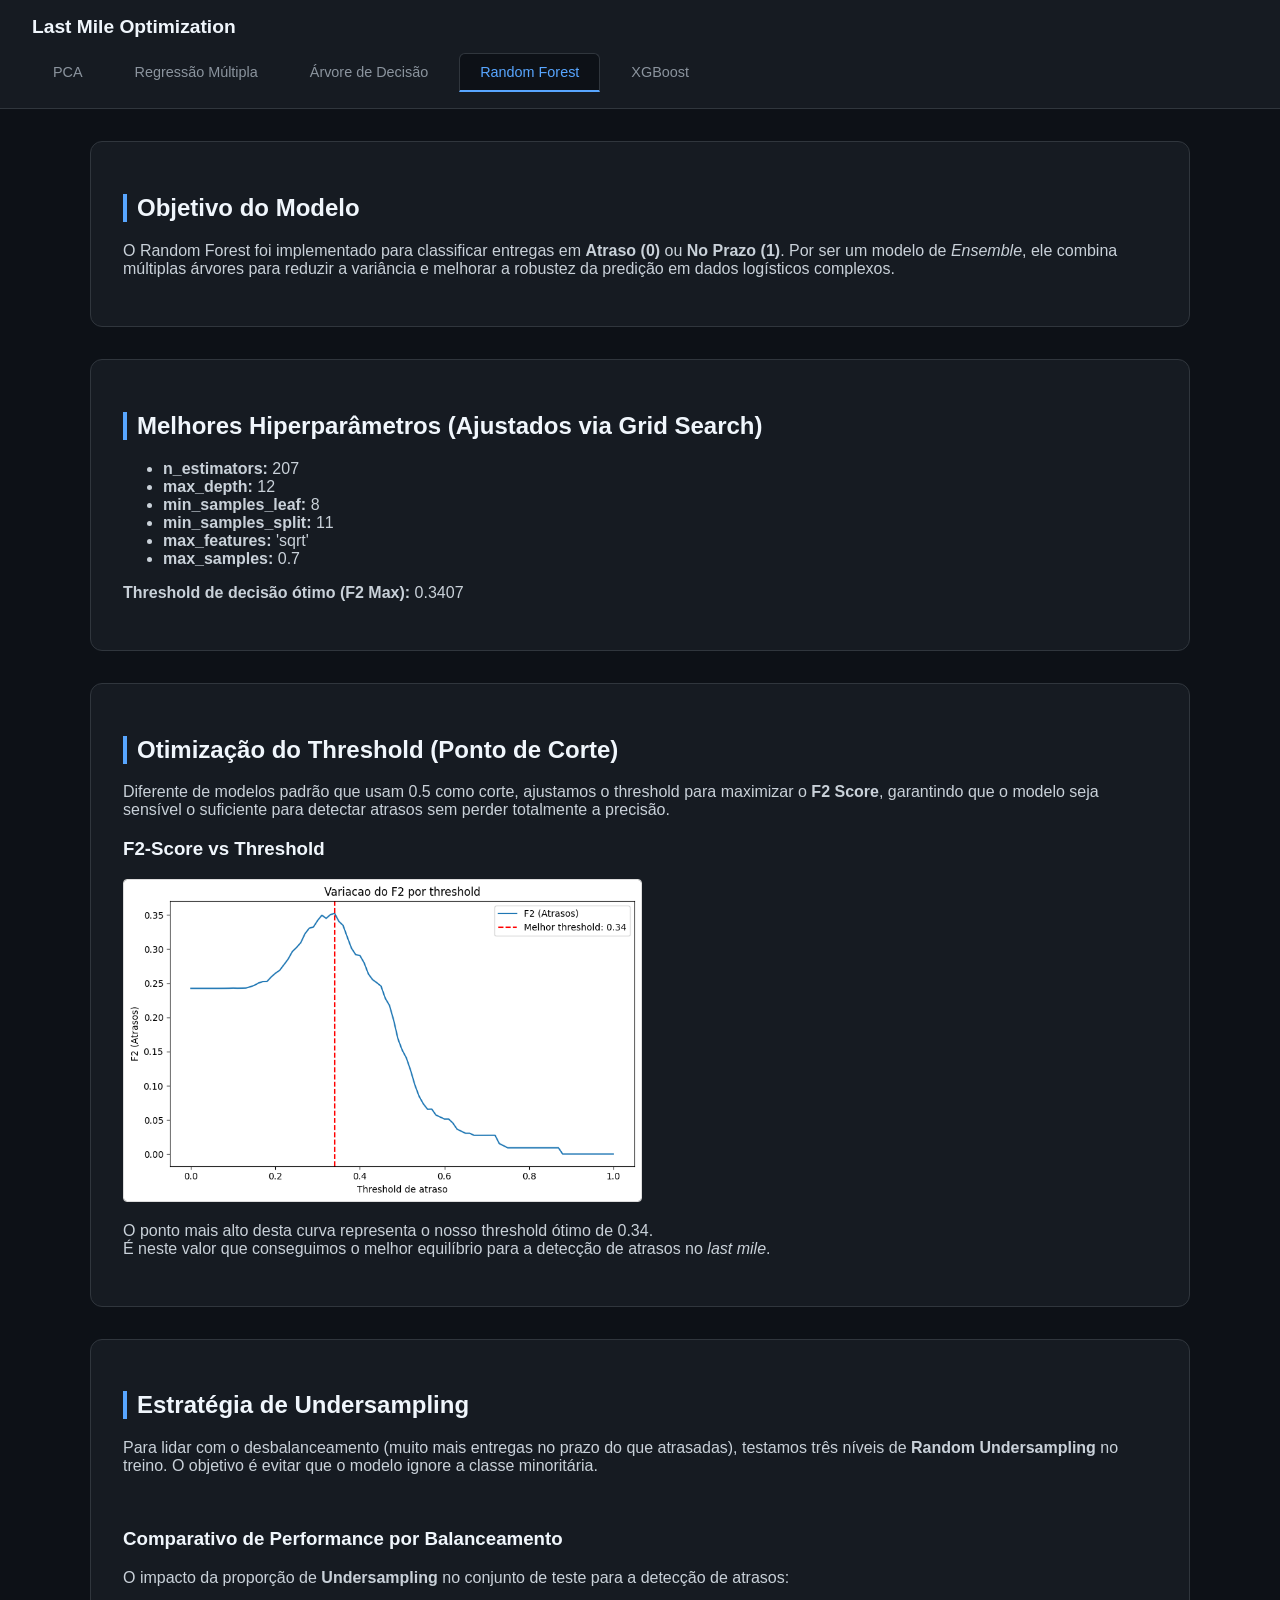
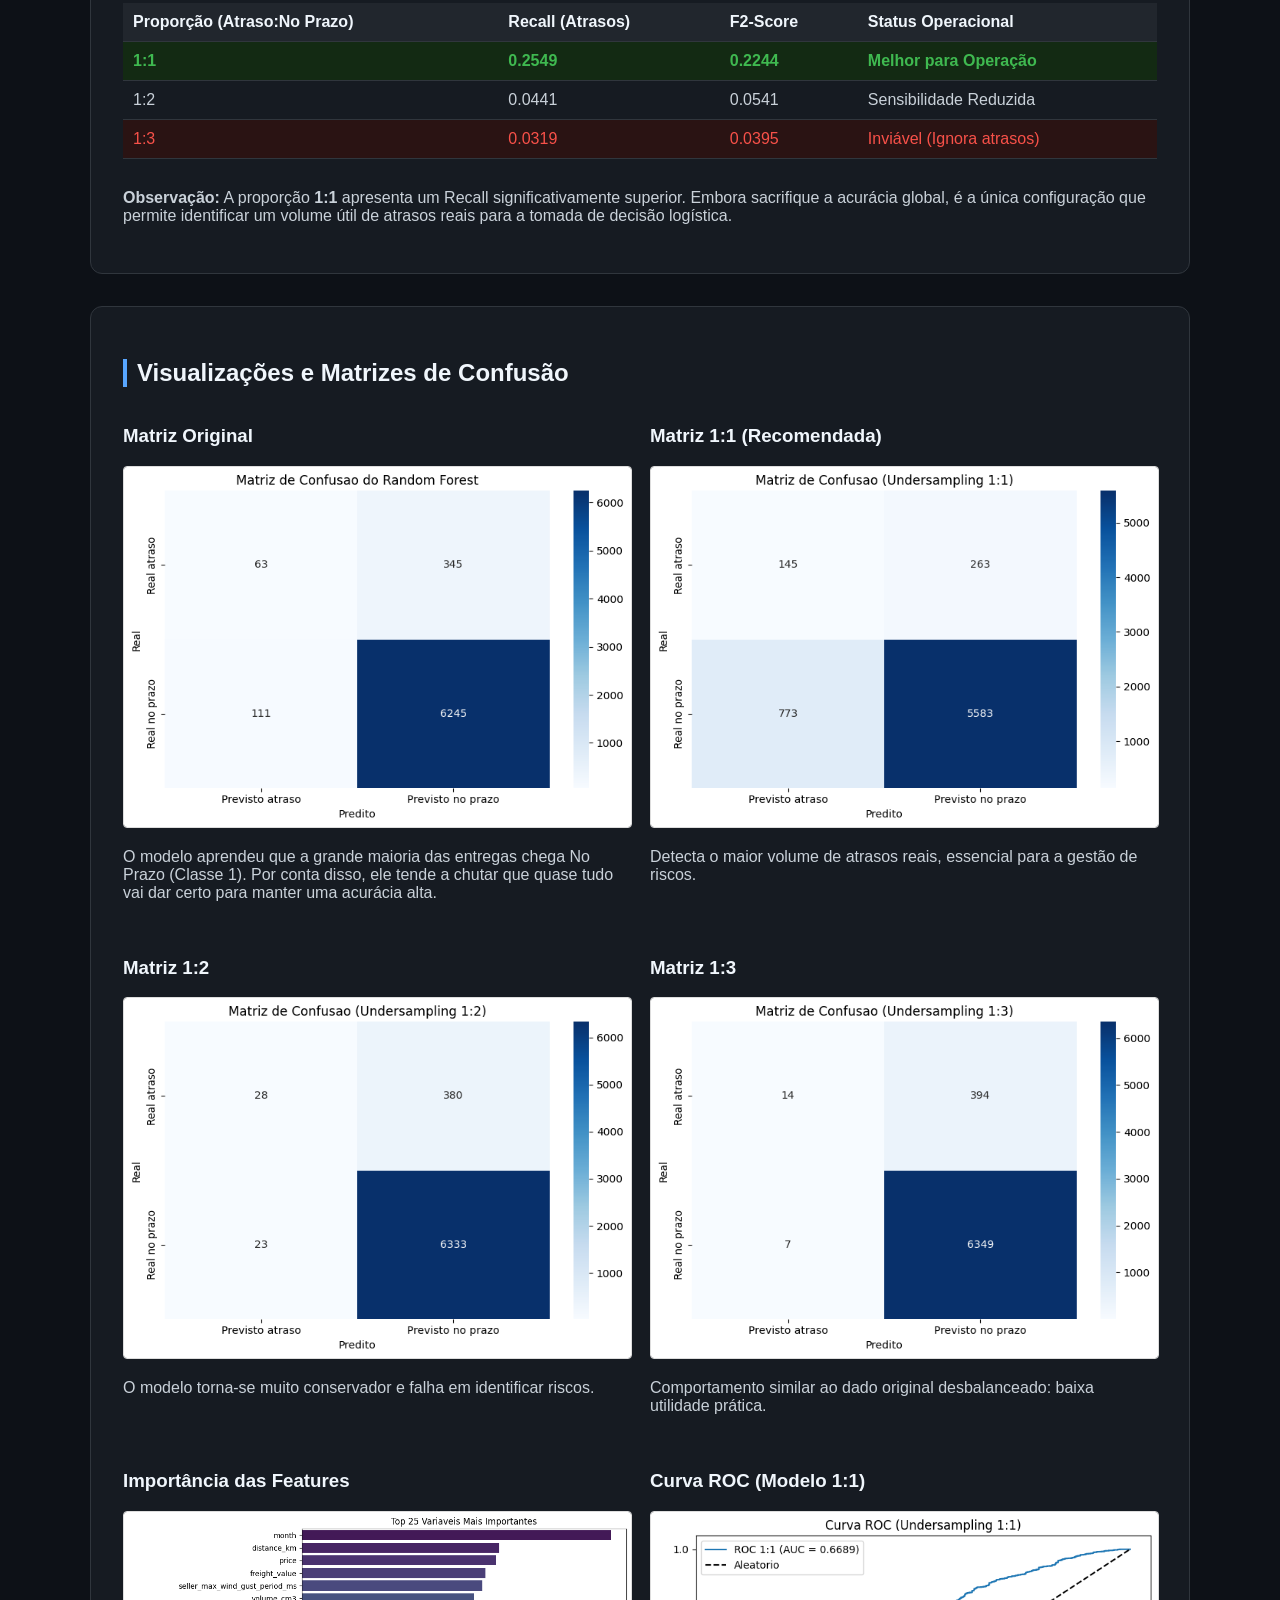
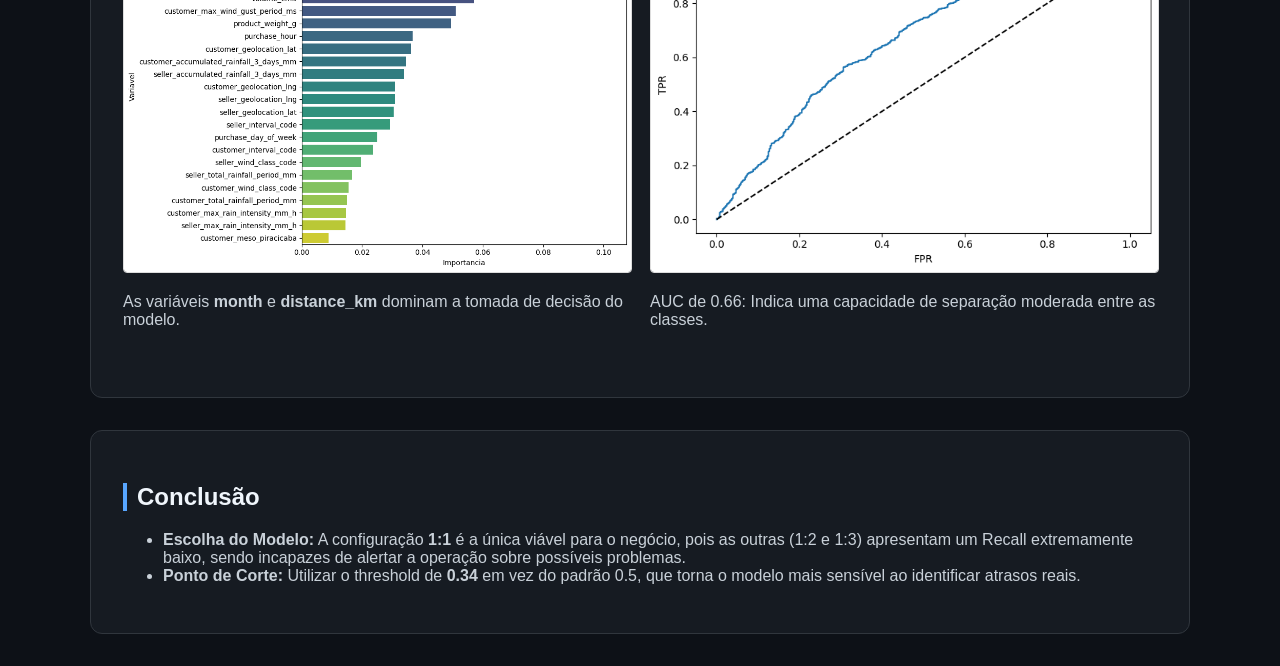
<file: site-modelos/html/random-forest.html>
<!DOCTYPE html>
<html lang="pt-br">

<head>
    <meta charset="UTF-8">
    <meta name="viewport" content="width=device-width, initial-scale=1.0">
    <title>Random Forest - Dashboard</title>
    <link rel="stylesheet" href="../css/style.css">
</head>

<body>

    <nav class="navbar">
        <a href="index.html" class="nav-title">Last Mile Optimization</a>
        <div class="nav-tabs">
            <a href="pca.html" class="tab">PCA</a>
            <a href="regressao-multipla.html" class="tab">Regressão Múltipla</a>
            <a href="arvore-decisao.html" class="tab">Árvore de Decisão</a>
            <a href="random-forest.html" class="tab active">Random Forest</a>
            <a href="xgboost.html" class="tab">XGBoost</a>
        </div>
    </nav>

    <main class="container">
        <div class="card">
            <h2>Objetivo do Modelo</h2>
            <p>
                O Random Forest foi implementado para classificar entregas em <strong>Atraso (0)</strong> ou <strong>No
                    Prazo (1)</strong>. Por ser um modelo de <i>Ensemble</i>, ele combina múltiplas árvores para reduzir
                a variância e melhorar a robustez da predição em dados logísticos complexos.
            </p>
        </div>

        <div class="card">
            <h2>Melhores Hiperparâmetros (Ajustados via Grid Search)</h2>
            <ul>
                <li><strong>n_estimators:</strong> 207</li>
                <li><strong>max_depth:</strong> 12</li>
                <li><strong>min_samples_leaf:</strong> 8</li>
                <li><strong>min_samples_split:</strong> 11</li>
                <li><strong>max_features:</strong> 'sqrt'</li>
                <li><strong>max_samples:</strong> 0.7</li>
            </ul>
            <p><strong>Threshold de decisão ótimo (F2 Max):</strong> <span class="highlight-val">0.3407</span></p>
        </div>

        <div class="card">
            <h2>Otimização do Threshold (Ponto de Corte)</h2>
            <p>
                Diferente de modelos padrão que usam 0.5 como corte, ajustamos o threshold para maximizar o <strong>F2
                    Score</strong>, garantindo que o modelo seja sensível o suficiente para detectar atrasos sem perder
                totalmente a precisão.
            </p>
            <div class="visualization-item">
                <h3>F2-Score vs Threshold</h3>
                <img src="../imagens/random-forest/f2-vs-threshold.png" alt="F2 Score vs Threshold"
                    class="img-width-50">
                <p>
                    O ponto mais alto desta curva representa o nosso threshold ótimo de <span
                        class="highlight-val">0.34</span>.
                    <br>É neste valor que conseguimos o melhor equilíbrio para a detecção de atrasos no <i>last
                        mile</i>.
                </p>
            </div>
        </div>


        <div class="card">
            <h2>Estratégia de Undersampling</h2>
            <p>
                Para lidar com o desbalanceamento (muito mais entregas no prazo do que atrasadas), testamos três níveis
                de <strong>Random Undersampling</strong> no treino. O objetivo é evitar que o modelo ignore a classe
                minoritária.
            </p>
            <br>
            <div class="comparison-card">
                <h3>Comparativo de Performance por Balanceamento</h3>
                <p>O impacto da proporção de <strong>Undersampling</strong> no conjunto de teste para a detecção de
                    atrasos:</p>

                <table>
                    <thead>
                        <tr>
                            <th>Proporção (Atraso:No Prazo)</th>
                            <th>Recall (Atrasos)</th>
                            <th>F2-Score</th>
                            <th>Status Operacional</th>
                        </tr>
                    </thead>
                    <tbody>
                        <tr class="best">
                            <td><strong>1:1</strong></td>
                            <td>0.2549</td>
                            <td>0.2244</td>
                            <td><strong>Melhor para Operação</strong></td>
                        </tr>
                        <tr>
                            <td>1:2</td>
                            <td>0.0441</td>
                            <td>0.0541</td>
                            <td>Sensibilidade Reduzida</td>
                        </tr>
                        <tr class="bad">
                            <td>1:3</td>
                            <td>0.0319</td>
                            <td>0.0395</td>
                            <td>Inviável (Ignora atrasos)</td>
                        </tr>
                    </tbody>
                </table>

                <div class="observation">
                    <p><strong>Observação:</strong> A proporção <strong>1:1</strong> apresenta um Recall
                        significativamente superior. Embora sacrifique a acurácia global, é a única configuração que
                        permite identificar um volume útil de atrasos reais para a tomada de decisão logística.</p>
                </div>
            </div>
        </div>

        <div class="card">
            <h2>Visualizações e Matrizes de Confusão</h2>
            <div class="visualization-grid">
                <div class="visualization-item">
                    <h3>Matriz Original</h3>
                    <img src="../imagens/random-forest/matriz-confusao-original.png" alt="Matriz de Confusão 1:1">
                    <p>O modelo aprendeu que a grande maioria das entregas chega No Prazo (Classe 1). Por conta disso,
                        ele tende a chutar que quase tudo vai dar certo para manter uma acurácia alta.</p>
                </div>
                <div class="visualization-item">
                    <h3>Matriz 1:1 (Recomendada)</h3>
                    <img src="../imagens/random-forest/matriz-confusao-1-1.png" alt="Matriz de Confusão 1:1">
                    <p>Detecta o maior volume de atrasos reais, essencial para a gestão de riscos.</p>
                </div>
            </div>

            <div class="visualization-grid">
                <div class="visualization-item">
                    <h3>Matriz 1:2</h3>
                    <img src="../imagens/random-forest/matriz-confusao-1-2.png" alt="Matriz de Confusão 1:2">
                    <p>O modelo torna-se muito conservador e falha em identificar riscos.</p>
                </div>
                <div class="visualization-item">
                    <h3>Matriz 1:3</h3>
                    <img src="../imagens/random-forest/matriz-confusao-1-3.png" alt="Matriz de Confusão 1:3">
                    <p>Comportamento similar ao dado original desbalanceado: baixa utilidade prática.</p>
                </div>
            </div>
            <div class="visualization-grid">
                <div class="visualization-item">
                    <h3>Importância das Features</h3>
                    <img src="../imagens/random-forest/variaveis-importantes.png" alt="Importância das Variáveis">
                    <p>As variáveis <strong>month</strong> e <strong>distance_km</strong> dominam a tomada de decisão do
                        modelo.</p>
                </div>
                <div class="visualization-item">
                    <h3>Curva ROC (Modelo 1:1)</h3>
                    <img class="full-width-img" src="../imagens/random-forest/curva-roc-1-1.png" alt="Curva ROC">
                    <p>AUC de 0.66: Indica uma capacidade de separação moderada entre as classes.</p>
                </div>
            </div>

        </div>

        <div class="card">
            <h2>Conclusão</h2>
            <ul>
                <li><strong>Escolha do Modelo:</strong> A configuração <strong>1:1</strong> é a única viável para o
                    negócio, pois as outras (1:2 e 1:3) apresentam um Recall extremamente baixo, sendo incapazes de
                    alertar a operação sobre possíveis problemas.</li>
                <li><strong>Ponto de Corte:</strong> Utilizar o threshold de <strong>0.34</strong> em vez do padrão 0.5, que
                    torna o modelo mais sensível ao identificar atrasos reais.</li>
            </ul>
        </div>
    </main>

</body>

</html>
</file>
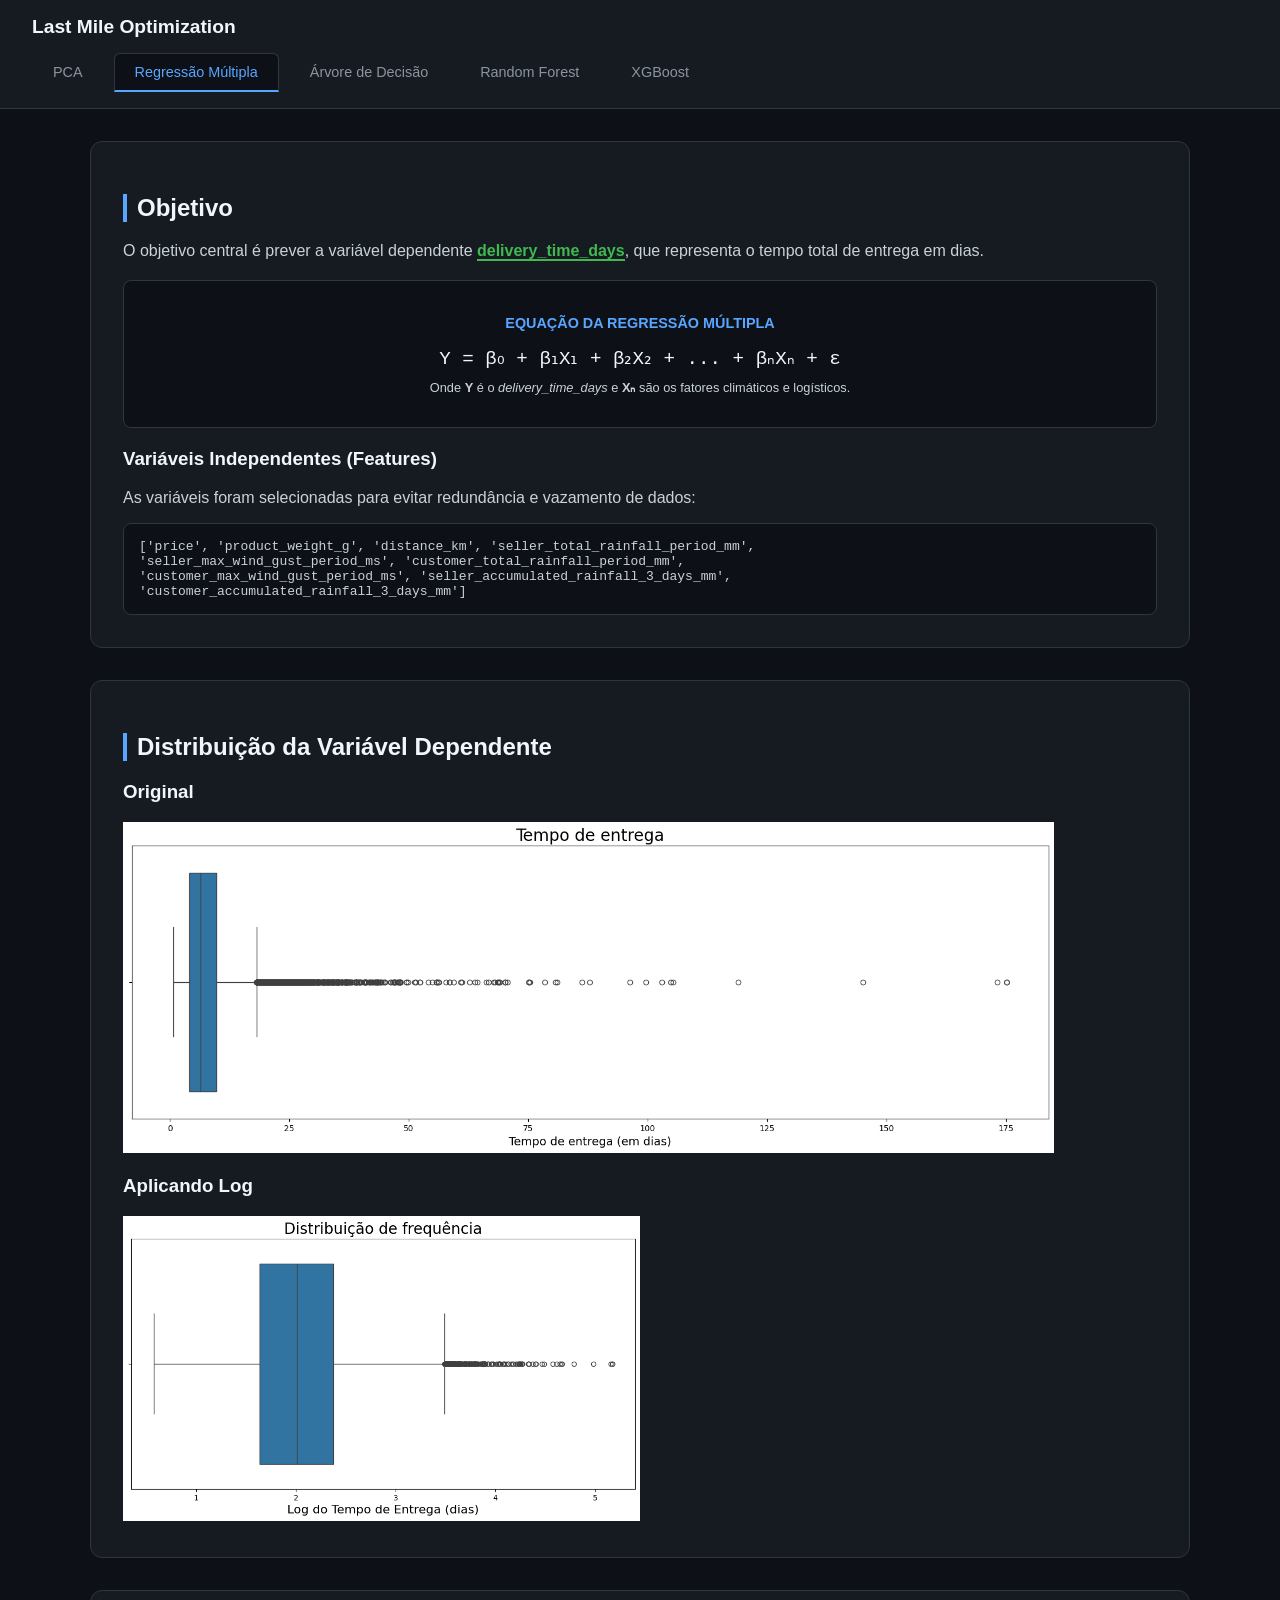
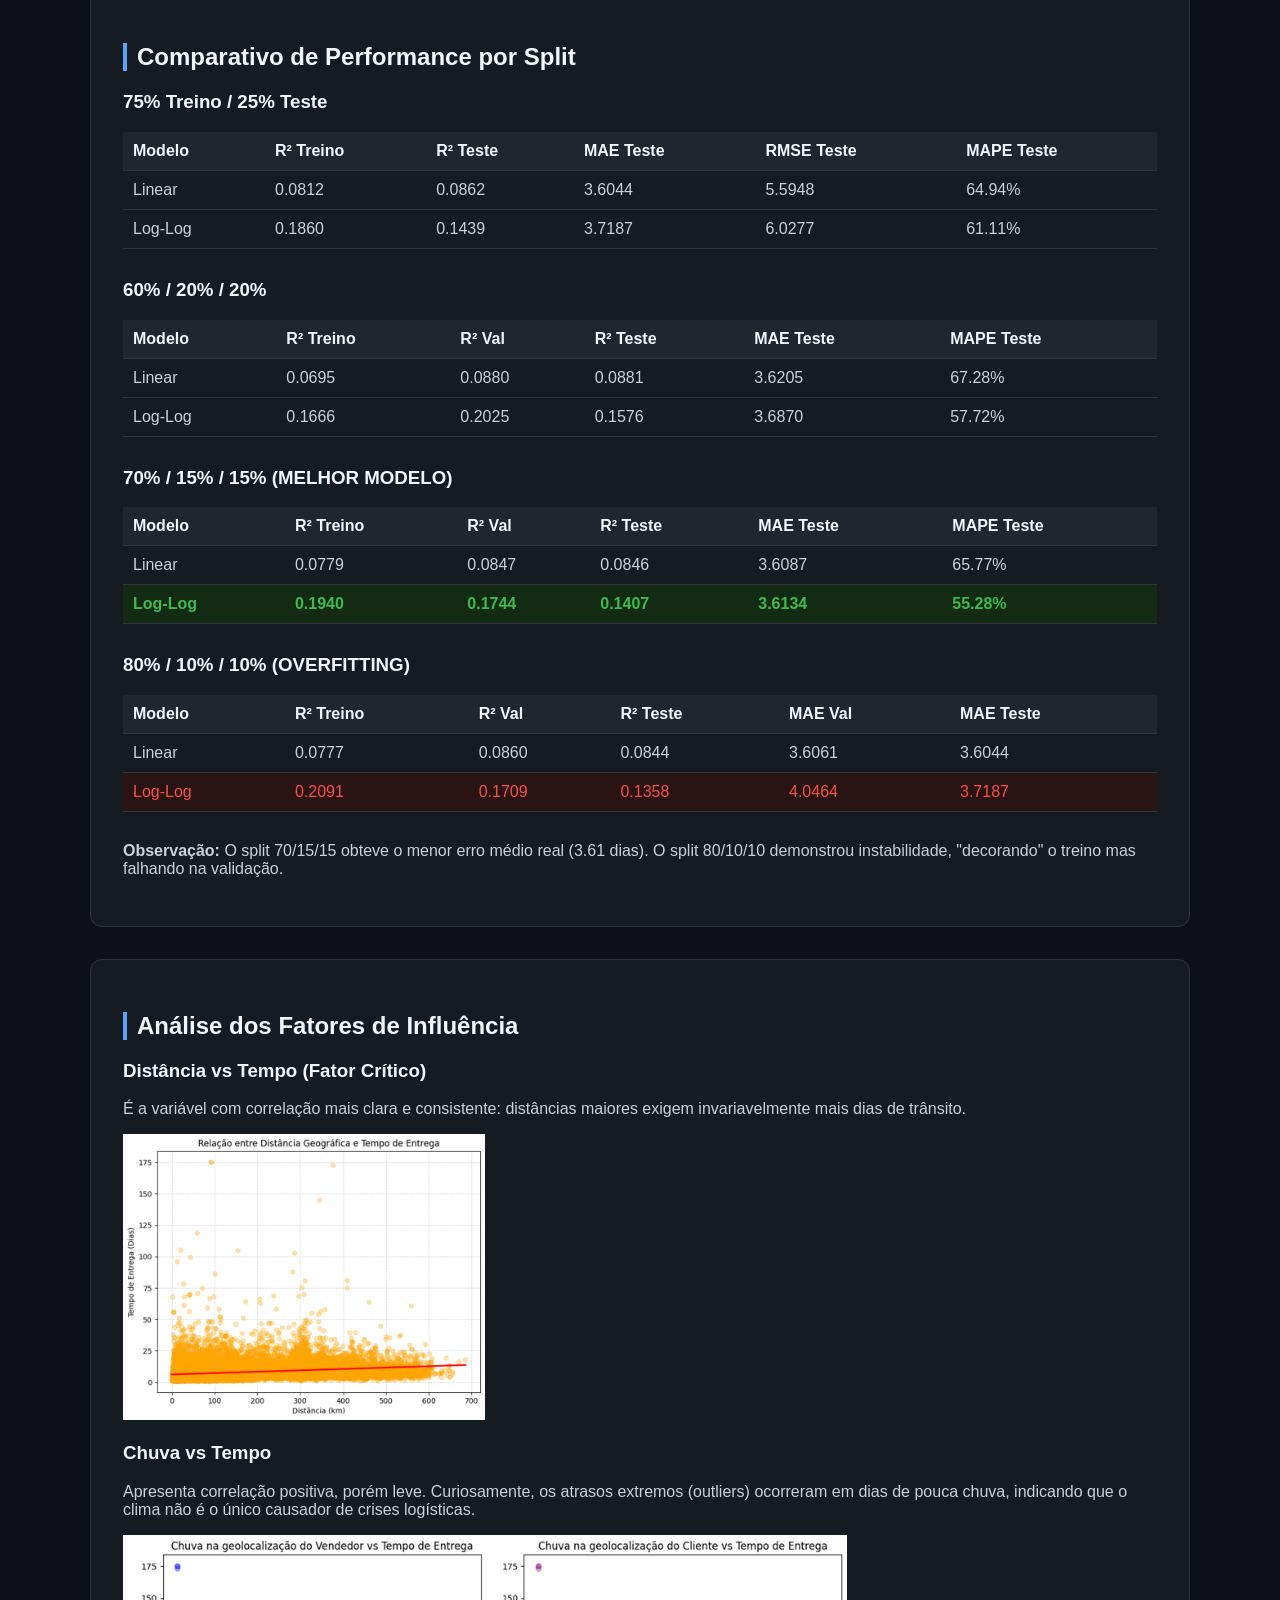
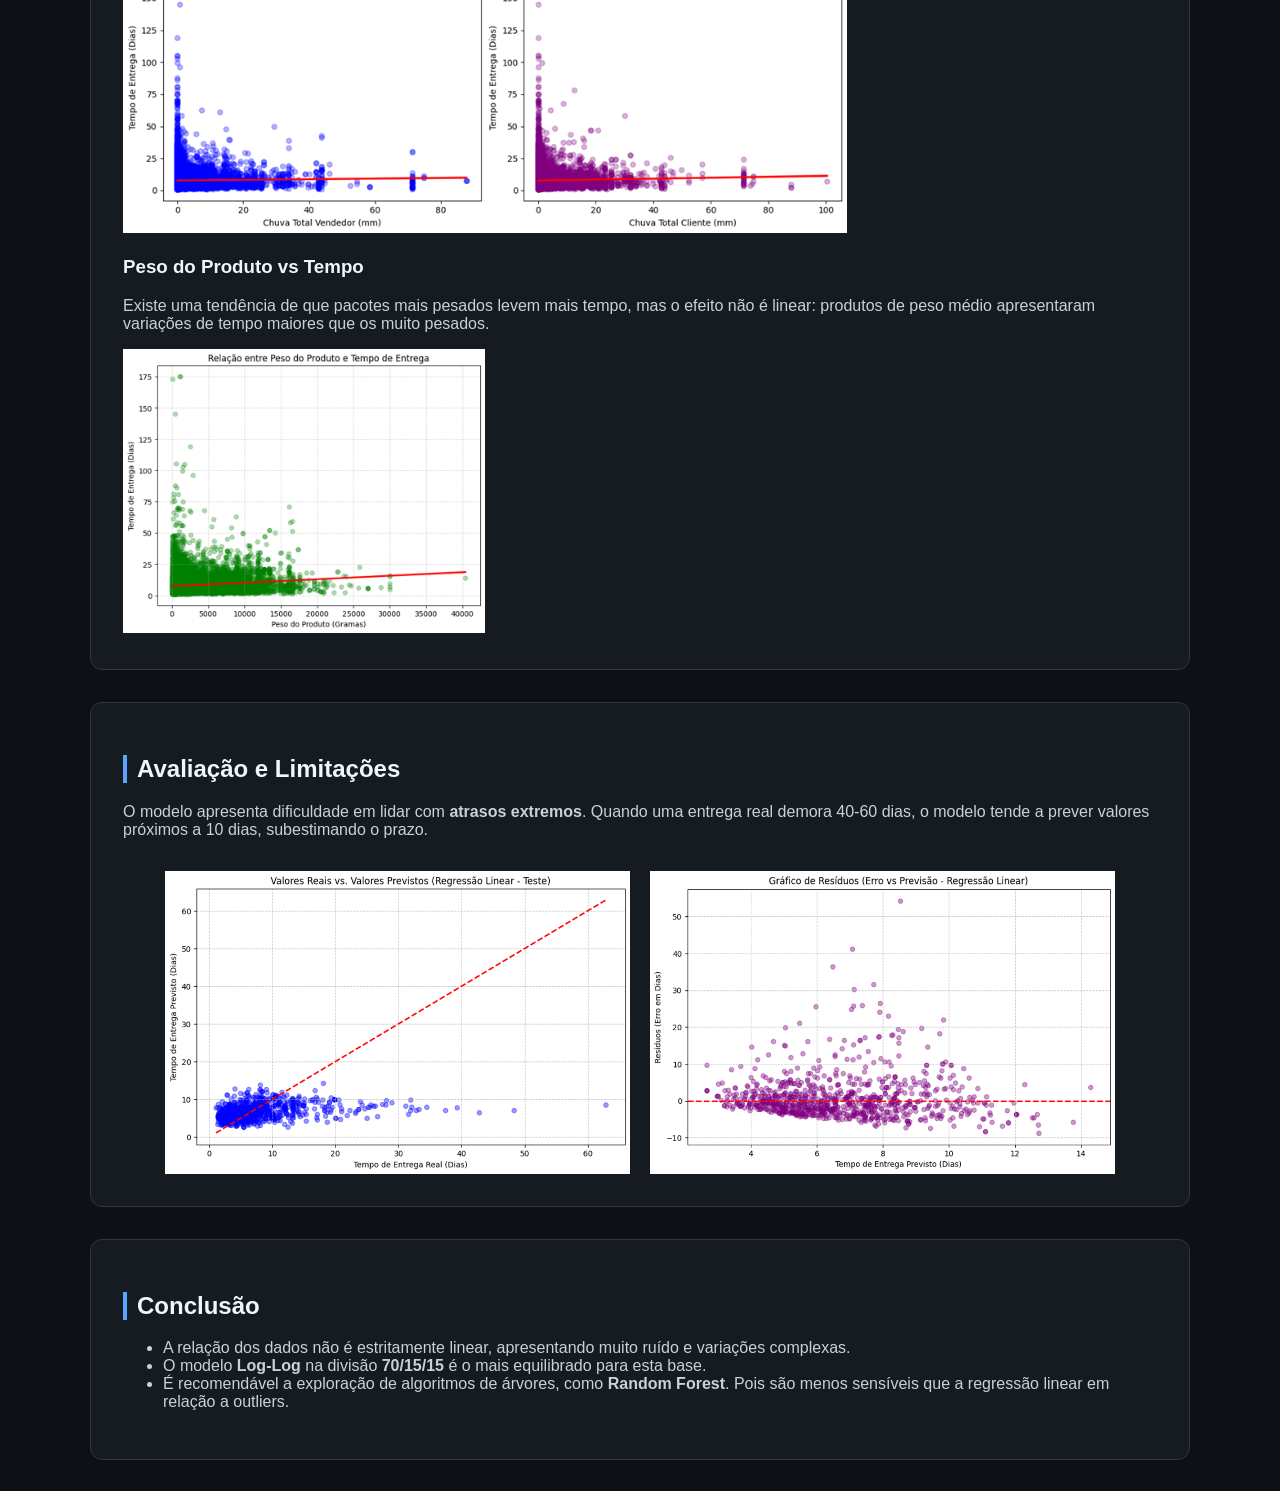
<file: site-modelos/html/regressao-multipla.html>
<!DOCTYPE html>
<html lang="pt-br">
<head>
    <meta charset="UTF-8">
    <meta name="viewport" content="width=device-width, initial-scale=1.0">
    <title>Regressão Múltipla - Dashboard</title>
    <link rel="stylesheet" href="../css/style.css">
</head>
<body>

    <nav class="navbar">
        <a href="index.html" class="nav-title">Last Mile Optimization</a>
        <div class="nav-tabs">
            <a href="pca.html" class="tab">PCA</a>
            <a href="regressao-multipla.html" class="tab active">Regressão Múltipla</a>
            <a href="arvore-decisao.html" class="tab">Árvore de Decisão</a>
            <a href="random-forest.html" class="tab">Random Forest</a>
            <a href="xgboost.html" class="tab">XGBoost</a>
        </div>
    </nav>

    <main class="container">
        <div class="card">
            <h2>Objetivo</h2>
            <p>
                O objetivo central é prever a variável dependente
                <strong style="color: var(--green); border-bottom: 2px solid var(--green);">delivery_time_days</strong>,
                que representa o tempo total de entrega em dias.
            </p>

            <div class="formula-box">
                <h3 style="font-size: 0.9rem; color: var(--blue); text-transform: uppercase;">Equação da Regressão Múltipla</h3>
                <code style="font-size: 1.2rem; color: var(--bright);">
                    Y = β₀ + β₁X₁ + β₂X₂ + ... + βₙXₙ + ε
                </code>
                <p style="font-size: 0.8rem; color: var(--text); margin-top: 10px;">
                    Onde <strong>Y</strong> é o <em>delivery_time_days</em> e <strong>Xₙ</strong> são os fatores climáticos e logísticos.
                </p>
            </div>

            <h3>Variáveis Independentes (Features)</h3>
            <p>As variáveis foram selecionadas para evitar redundância e vazamento de dados:</p>
            <div class="variable-box">
                ['price', 'product_weight_g', 'distance_km', 'seller_total_rainfall_period_mm', <br>
                'seller_max_wind_gust_period_ms', 'customer_total_rainfall_period_mm', <br>
                'customer_max_wind_gust_period_ms', 'seller_accumulated_rainfall_3_days_mm', <br>
                'customer_accumulated_rainfall_3_days_mm']
            </div>
        </div>

        <div class="card">
            <h2>Distribuição da Variável Dependente</h2>
            <h3>Original</h3>
            <img src="../imagens/regressao-linear/distribuicao-frequencia.png" alt="Distribuição do Tempo de Entrega" class="img-width-90">
            <h3>Aplicando Log</h3>
            <img src="../imagens/regressao-linear/distribuicao-frequencia-log.png" alt="Distribuição do Tempo de Entrega Logaritmizada" class="img-width-50">
        </div>

        <div class="card">
            <h2>Comparativo de Performance por Split</h2>

            <h3>75% Treino / 25% Teste</h3>
            <table>
                <tr>
                    <th>Modelo</th>
                    <th>R² Treino</th>
                    <th>R² Teste</th>
                    <th>MAE Teste</th>
                    <th>RMSE Teste</th>
                    <th>MAPE Teste</th>
                </tr>
                <tr>
                    <td>Linear</td>
                    <td>0.0812</td>
                    <td>0.0862</td>
                    <td>3.6044</td>
                    <td>5.5948</td>
                    <td>64.94%</td>
                </tr>
                <tr>
                    <td>Log-Log</td>
                    <td>0.1860</td>
                    <td>0.1439</td>
                    <td>3.7187</td>
                    <td>6.0277</td>
                    <td>61.11%</td>
                </tr>
            </table>

            <h3>60% / 20% / 20%</h3>
            <table>
                <tr>
                    <th>Modelo</th>
                    <th>R² Treino</th>
                    <th>R² Val</th>
                    <th>R² Teste</th>
                    <th>MAE Teste</th>
                    <th>MAPE Teste</th>
                </tr>
                <tr>
                    <td>Linear</td>
                    <td>0.0695</td>
                    <td>0.0880</td>
                    <td>0.0881</td>
                    <td>3.6205</td>
                    <td>67.28%</td>
                </tr>
                <tr>
                    <td>Log-Log</td>
                    <td>0.1666</td>
                    <td>0.2025</td>
                    <td>0.1576</td>
                    <td>3.6870</td>
                    <td>57.72%</td>
                </tr>
            </table>

            <h3>70% / 15% / 15% (MELHOR MODELO)</h3>
            <table>
                <tr>
                    <th>Modelo</th>
                    <th>R² Treino</th>
                    <th>R² Val</th>
                    <th>R² Teste</th>
                    <th>MAE Teste</th>
                    <th>MAPE Teste</th>
                </tr>
                <tr>
                    <td>Linear</td>
                    <td>0.0779</td>
                    <td>0.0847</td>
                    <td>0.0846</td>
                    <td>3.6087</td>
                    <td>65.77%</td>
                </tr>
                <tr class="best">
                    <td>Log-Log</td>
                    <td>0.1940</td>
                    <td>0.1744</td>
                    <td>0.1407</td>
                    <td>3.6134</td>
                    <td>55.28%</td>
                </tr>
            </table>

            <h3>80% / 10% / 10% (OVERFITTING)</h3>
            <table>
                <tr>
                    <th>Modelo</th>
                    <th>R² Treino</th>
                    <th>R² Val</th>
                    <th>R² Teste</th>
                    <th>MAE Val</th>
                    <th>MAE Teste</th>
                </tr>
                <tr>
                    <td>Linear</td>
                    <td>0.0777</td>
                    <td>0.0860</td>
                    <td>0.0844</td>
                    <td>3.6061</td>
                    <td>3.6044</td>
                </tr>
                <tr class="bad">
                    <td>Log-Log</td>
                    <td>0.2091</td>
                    <td>0.1709</td>
                    <td>0.1358</td>
                    <td style="color: var(--red);">4.0464</td>
                    <td>3.7187</td>
                </tr>
            </table>
            <p><strong>Observação:</strong> O split 70/15/15 obteve o menor erro médio real (3.61 dias). O split 80/10/10 demonstrou instabilidade, "decorando" o treino mas falhando na validação.</p>
        </div>

        <div class="card">
            <h2>Análise dos Fatores de Influência</h2>
            
            <h3>Distância vs Tempo (Fator Crítico)</h3>
            <p>É a variável com correlação mais clara e consistente: distâncias maiores exigem invariavelmente mais dias de trânsito.</p>
            <img id="img3" src="../imagens/regressao-linear/distancia.png" class="project-img" alt="Gráfico de Distância">

            <h3>Chuva vs Tempo</h3>
            <p>Apresenta correlação positiva, porém leve. Curiosamente, os atrasos extremos (outliers) ocorreram em dias de pouca chuva, indicando que o clima não é o único causador de crises logísticas.</p>
            <img id="img1" src="../imagens/regressao-linear/chuva.png" class="project-img" alt="Gráfico de Chuva">

            <h3>Peso do Produto vs Tempo</h3>
            <p>Existe uma tendência de que pacotes mais pesados levem mais tempo, mas o efeito não é linear: produtos de peso médio apresentaram variações de tempo maiores que os muito pesados.</p>
            <img id="img2" src="../imagens/regressao-linear/peso.png" class="project-img" alt="Gráfico de Peso">
        </div>

        <div class="card">
            <h2>Avaliação e Limitações</h2>
            <p>O modelo apresenta dificuldade em lidar com <strong>atrasos extremos</strong>. Quando uma entrega real demora 40-60 dias, o modelo tende a prever valores próximos a 10 dias, subestimando o prazo.</p>
            <div style="display: flex; gap: 20px; flex-wrap: wrap; justify-content: center;">
                <img id="img-grafico-1" src="../imagens/regressao-linear/valores-reais-vs-valores-previstos.png" alt="Valores Reais vs Previstos" style="width: 45%;">
                <img id="img-grafico-2" src="../imagens/regressao-linear/residuos.png" alt="Gráfico de Resíduos" style="width: 45%;">
            </div>
        </div>

        <div class="card">
            <h2>Conclusão</h2>
            <ul>
                <li>A relação dos dados não é estritamente linear, apresentando muito ruído e variações complexas.</li>
                <li>O modelo <strong>Log-Log</strong> na divisão <strong>70/15/15</strong> é o mais equilibrado para esta base.</li>
                <li>É recomendável a exploração de algoritmos de árvores, como <strong>Random Forest</strong>. Pois são menos sensíveis que a regressão linear em relação a outliers.</li>
            </ul>
        </div>
    </main>

</body>
</html>
</file>
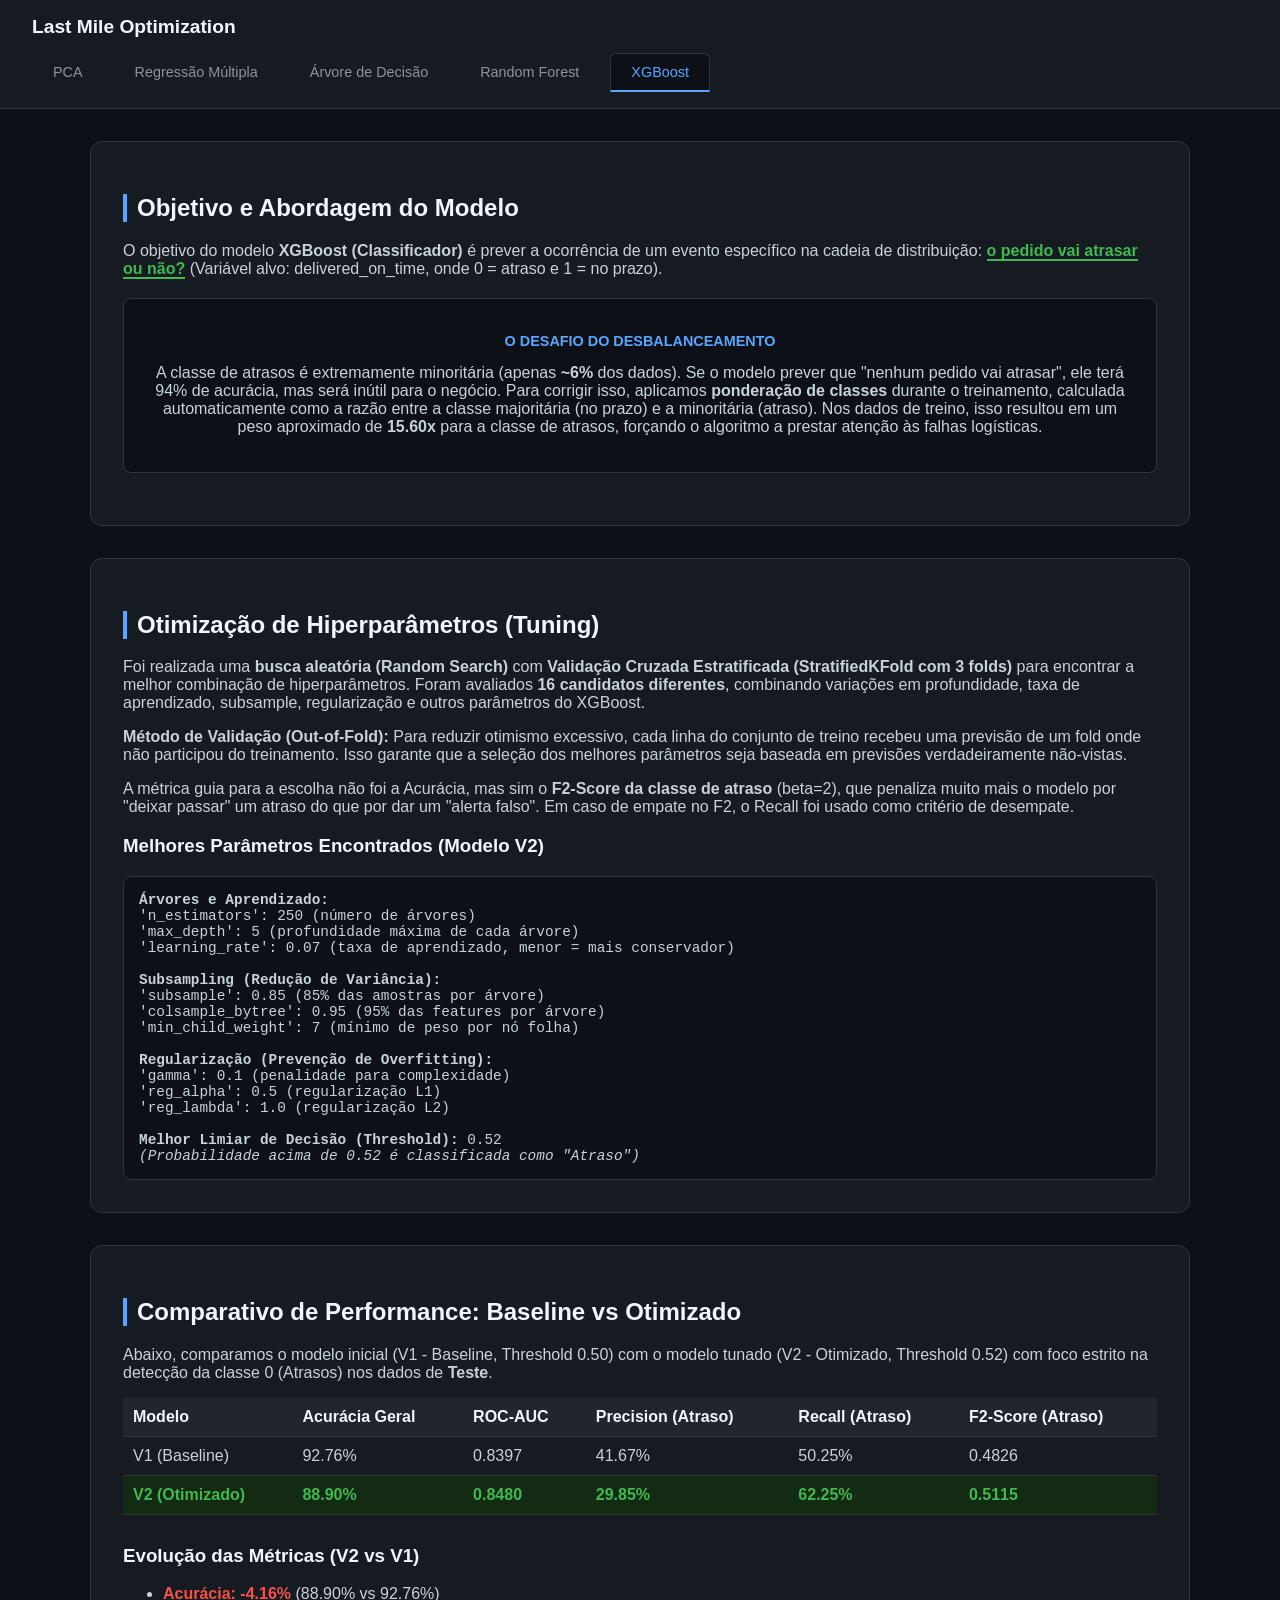
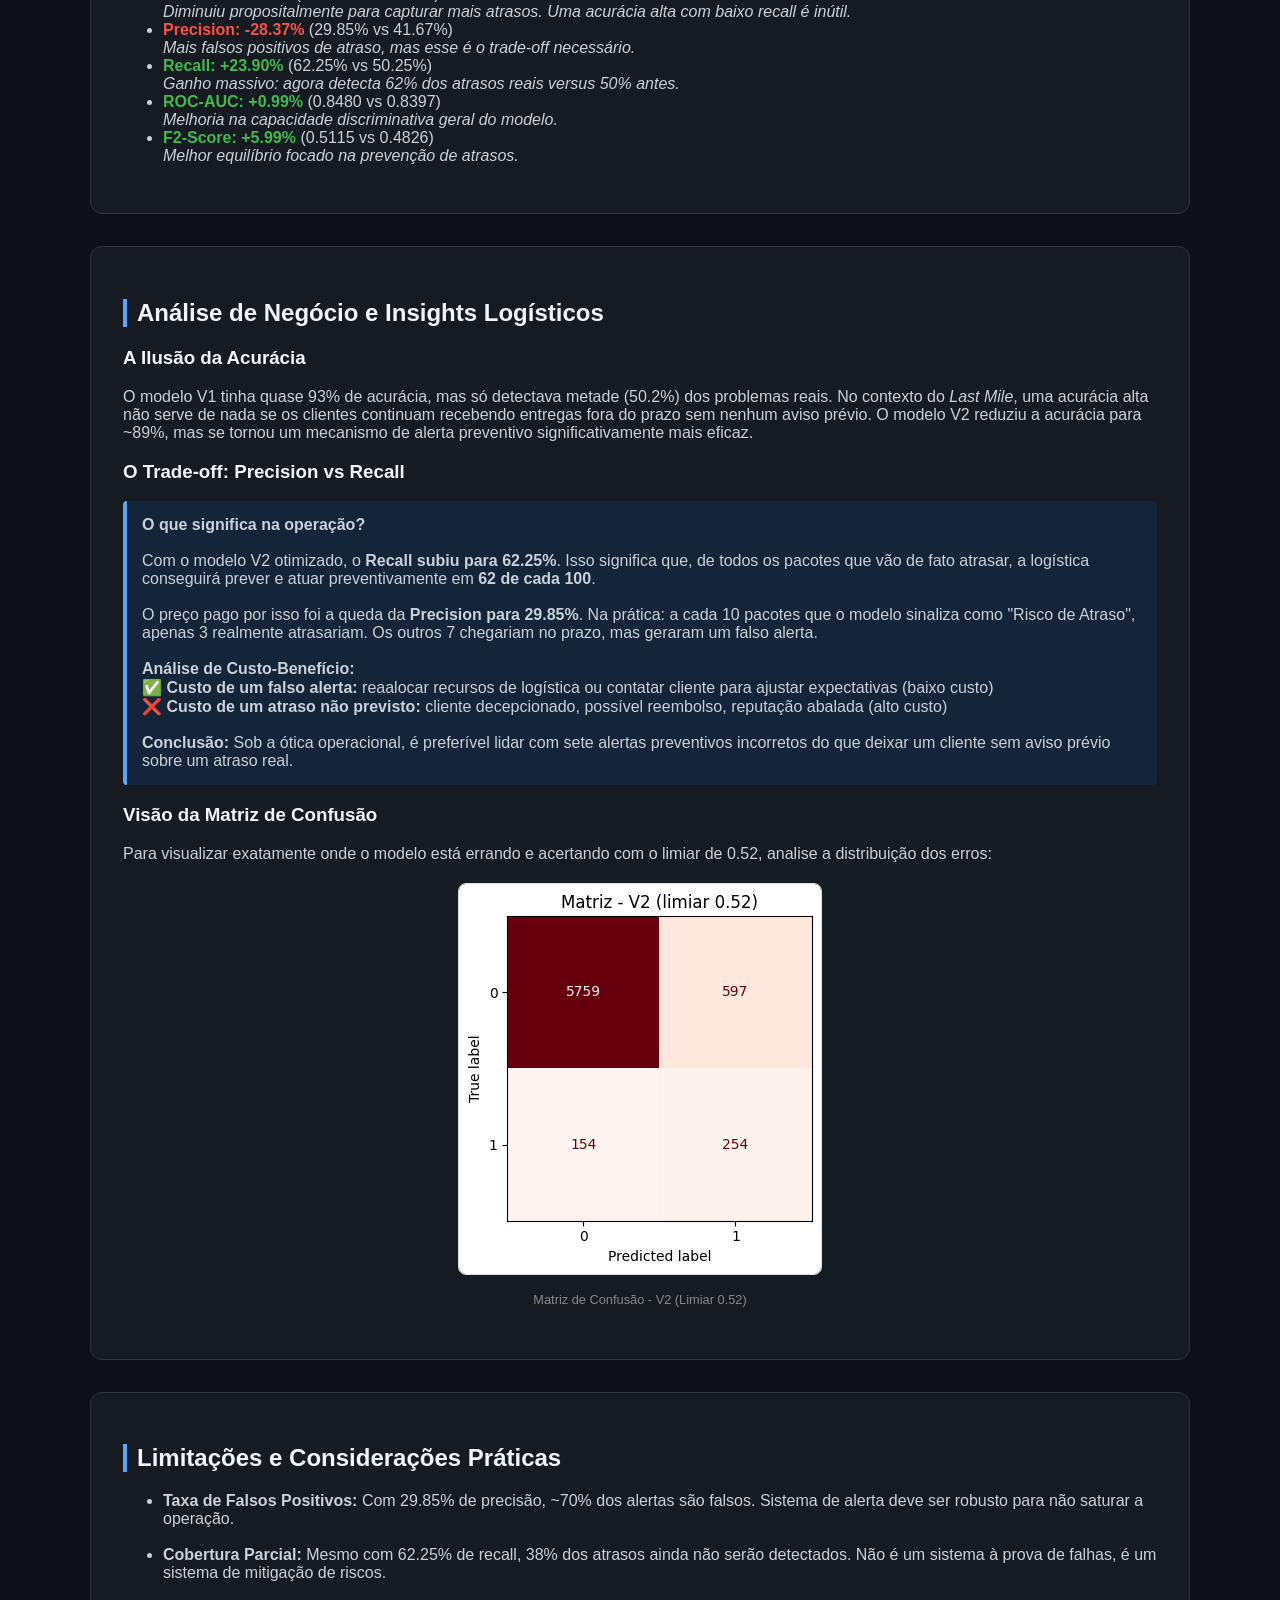
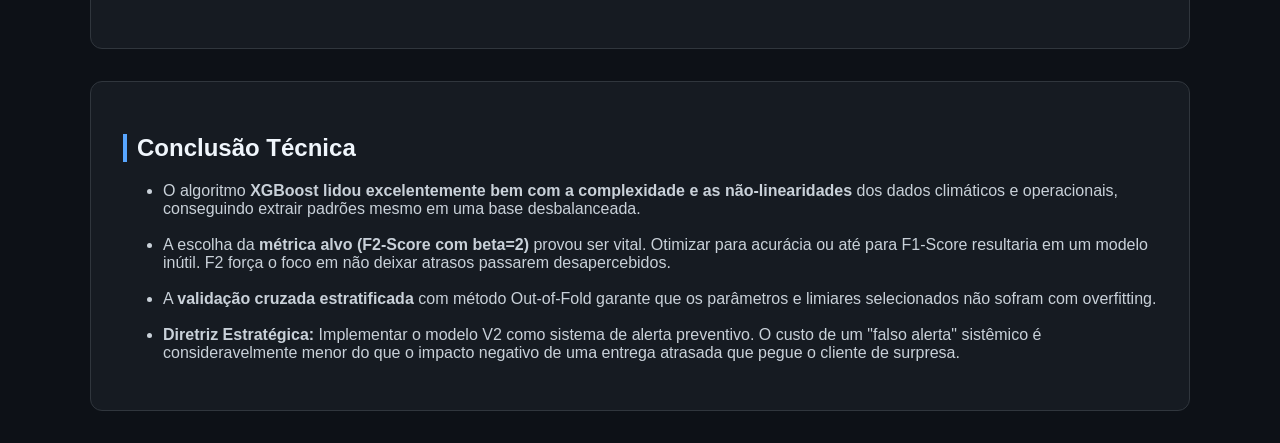
<file: site-modelos/html/xgboost.html>
<!DOCTYPE html>
<html lang="pt-br">

<head>
    <meta charset="UTF-8">
    <meta name="viewport" content="width=device-width, initial-scale=1.0">
    <title>XGBoost - Dashboard</title>
    <link rel="stylesheet" href="../css/style.css">
    <style>
        /* CSS ajustado para funcionar bem em temas escuros, mantendo o contraste do texto */
        .metric-box {
            background-color: rgba(0, 123, 255, 0.1);
            border-left: 4px solid var(--blue, #007bff);
            padding: 15px;
            margin: 15px 0;
            border-radius: 4px;
        }
    </style>
</head>

<body>

    <nav class="navbar">
        <a href="index.html" class="nav-title">Last Mile Optimization</a>
        <div class="nav-tabs">
            <a href="pca.html" class="tab">PCA</a>
            <a href="regressao-multipla.html" class="tab">Regressão Múltipla</a>
            <a href="arvore-decisao.html" class="tab">Árvore de Decisão</a>
            <a href="random-forest.html" class="tab">Random Forest</a>
            <a href="xgboost.html" class="tab active">XGBoost</a>
        </div>
    </nav>

    <main class="container">
        <div class="card">
            <h2>Objetivo e Abordagem do Modelo</h2>
            <p>
                O objetivo do modelo <strong>XGBoost (Classificador)</strong> é prever a ocorrência de um evento
                específico na cadeia de distribuição:
                <strong style="color: var(--green); border-bottom: 2px solid var(--green);">o pedido vai atrasar ou
                    não?</strong>
                (Variável alvo: delivered_on_time, onde 0 = atraso e 1 = no prazo).
            </p>

            <div class="formula-box">
                <h3 style="font-size: 0.9rem; color: var(--blue); text-transform: uppercase;">O Desafio do
                    Desbalanceamento</h3>
                <p style="font-size: 1rem; color: var(--text); margin-top: 10px;">
                    A classe de atrasos é extremamente minoritária (apenas <strong>~6%</strong> dos dados). Se o modelo
                    prever que "nenhum pedido vai atrasar", ele terá 94% de acurácia, mas será inútil para o negócio.
                    Para corrigir isso, aplicamos <strong>ponderação de classes</strong> durante o treinamento, calculada
                    automaticamente como a razão entre a classe majoritária (no prazo) e a minoritária (atraso).
                    Nos dados de treino, isso resultou em um peso aproximado de <strong>15.60x</strong> para a classe de
                    atrasos, forçando o algoritmo a prestar atenção às falhas logísticas.
                </p>
            </div>
        </div>

        <div class="card">
            <h2>Otimização de Hiperparâmetros (Tuning)</h2>
            <p>
                Foi realizada uma <strong>busca aleatória (Random Search)</strong> com <strong>Validação Cruzada Estratificada
                (StratifiedKFold com 3 folds)</strong> para encontrar a melhor combinação de hiperparâmetros.
                Foram avaliados <strong>16 candidatos diferentes</strong>, combinando variações em profundidade, taxa de
                aprendizado, subsample, regularização e outros parâmetros do XGBoost.
            </p>
            <p style="margin-top: 15px;">
                <strong>Método de Validação (Out-of-Fold):</strong> Para reduzir otimismo excessivo, cada linha do conjunto de
                treino recebeu uma previsão de um fold onde não participou do treinamento. Isso garante que a seleção dos
                melhores parâmetros seja baseada em previsões verdadeiramente não-vistas.
            </p>
            <p style="margin-top: 15px;">
                A métrica guia para a escolha não foi a Acurácia, mas sim o <strong>F2-Score da classe de atraso
                </strong> (beta=2), que penaliza muito mais o modelo por "deixar passar" um atraso do que por dar um
                "alerta falso". Em caso de empate no F2, o Recall foi usado como critério de desempate.
            </p>

            <h3>Melhores Parâmetros Encontrados (Modelo V2)</h3>
            <div class="variable-box" style="font-size: 0.9rem;">
                <strong>Árvores e Aprendizado:</strong><br>
                'n_estimators': 250 (número de árvores)<br>
                'max_depth': 5 (profundidade máxima de cada árvore)<br>
                'learning_rate': 0.07 (taxa de aprendizado, menor = mais conservador)<br><br>
                <strong>Subsampling (Redução de Variância):</strong><br>
                'subsample': 0.85 (85% das amostras por árvore)<br>
                'colsample_bytree': 0.95 (95% das features por árvore)<br>
                'min_child_weight': 7 (mínimo de peso por nó folha)<br><br>
                <strong>Regularização (Prevenção de Overfitting):</strong><br>
                'gamma': 0.1 (penalidade para complexidade)<br>
                'reg_alpha': 0.5 (regularização L1)<br>
                'reg_lambda': 1.0 (regularização L2)<br><br>
                <strong>Melhor Limiar de Decisão (Threshold):</strong> 0.52<br>
                <em>(Probabilidade acima de 0.52 é classificada como "Atraso")</em>
            </div>
        </div>

        <div class="card">
            <h2>Comparativo de Performance: Baseline vs Otimizado</h2>
            <p>Abaixo, comparamos o modelo inicial (V1 - Baseline, Threshold 0.50) com o modelo tunado (V2 - Otimizado,
                Threshold 0.52) com foco estrito na detecção da classe 0 (Atrasos) nos dados de <strong>Teste</strong>.
            </p>

            <table>
                <tr>
                    <th>Modelo</th>
                    <th>Acurácia Geral</th>
                    <th>ROC-AUC</th>
                    <th>Precision (Atraso)</th>
                    <th>Recall (Atraso)</th>
                    <th>F2-Score (Atraso)</th>
                </tr>
                <tr>
                    <td>V1 (Baseline)</td>
                    <td>92.76%</td>
                    <td>0.8397</td>
                    <td>41.67%</td>
                    <td>50.25%</td>
                    <td>0.4826</td>
                </tr>
                <tr class="best">
                    <td>V2 (Otimizado)</td>
                    <td>88.90%</td>
                    <td>0.8480</td>
                    <td>29.85%</td>
                    <td>62.25%</td>
                    <td>0.5115</td>
                </tr>
            </table>

            <h3>Evolução das Métricas (V2 vs V1)</h3>
            <ul>
                <li><strong style="color: var(--red);">Acurácia: -4.16%</strong> (88.90% vs 92.76%)
                    <br><em>Diminuiu propositalmente para capturar mais atrasos. Uma acurácia alta com baixo recall é inútil.</em></li>
                <li><strong style="color: var(--red);">Precision: -28.37%</strong> (29.85% vs 41.67%)
                    <br><em>Mais falsos positivos de atraso, mas esse é o trade-off necessário.</em></li>
                <li><strong style="color: var(--green);">Recall: +23.90%</strong> (62.25% vs 50.25%)
                    <br><em>Ganho massivo: agora detecta 62% dos atrasos reais versus 50% antes.</em></li>
                <li><strong style="color: var(--green);">ROC-AUC: +0.99%</strong> (0.8480 vs 0.8397)
                    <br><em>Melhoria na capacidade discriminativa geral do modelo.</em></li>
                <li><strong style="color: var(--green);">F2-Score: +5.99%</strong> (0.5115 vs 0.4826)
                    <br><em>Melhor equilíbrio focado na prevenção de atrasos.</em></li>
            </ul>
        </div>

        <div class="card">
            <h2>Análise de Negócio e Insights Logísticos</h2>

            <h3>A Ilusão da Acurácia</h3>
            <p>O modelo V1 tinha quase 93% de acurácia, mas só detectava metade (50.2%) dos problemas reais. No contexto
                do <em>Last Mile</em>, uma acurácia alta não serve de nada se os clientes continuam recebendo entregas
                fora do prazo sem nenhum aviso prévio. O modelo V2 reduziu a acurácia para ~89%, mas se tornou um
                mecanismo de alerta preventivo significativamente mais eficaz.</p>

            <h3>O Trade-off: Precision vs Recall</h3>
            <div class="metric-box">
                <strong>O que significa na operação?</strong><br><br>
                Com o modelo V2 otimizado, o <strong>Recall subiu para 62.25%</strong>. Isso significa que, de todos os
                pacotes que vão de fato atrasar, a logística conseguirá prever e atuar preventivamente em <strong>62 de cada 100</strong>.
                <br><br>
                O preço pago por isso foi a queda da <strong>Precision para 29.85%</strong>. Na prática: a cada 10
                pacotes que o modelo sinaliza como "Risco de Atraso", apenas 3 realmente atrasariam. Os outros 7
                chegariam no prazo, mas geraram um falso alerta.
                <br><br>
                <strong>Análise de Custo-Benefício:</strong><br>
                ✅ <strong>Custo de um falso alerta:</strong> reaalocar recursos de logística ou contatar cliente para ajustar expectativas (baixo custo)<br>
                ❌ <strong>Custo de um atraso não previsto:</strong> cliente decepcionado, possível reembolso, reputação abalada (alto custo)<br><br>
                <strong>Conclusão:</strong> Sob a ótica operacional, é preferível lidar com sete alertas preventivos incorretos do que deixar um cliente sem aviso prévio sobre um atraso real.
            </div>

            <h3>Visão da Matriz de Confusão</h3>
            <p>Para visualizar exatamente onde o modelo está errando e acertando com o limiar de 0.52, analise a
                distribuição dos erros:</p>
            <div style="text-align: center; margin: 20px 0;">
                <img id="img-matriz-xgb" src="../imagens/XGBoost/MatrizDeConfusao.png" class="project-img"
                    alt="Matriz de Confusão do XGBoost V2"
                    style="max-width: 400px; border: 1px solid #ddd; border-radius: 8px;">
                <p style="font-size: 0.8rem; color: #888;">Matriz de Confusão - V2 (Limiar 0.52)</p>
            </div>
        </div>

        <div class="card">
            <h2>Limitações e Considerações Práticas</h2>
            <ul>
                <li><strong>Taxa de Falsos Positivos:</strong> Com 29.85% de precisão, ~70% dos alertas são falsos. 
                    Sistema de alerta deve ser robusto para não saturar a operação.</li><br>
                <li><strong>Cobertura Parcial:</strong> Mesmo com 62.25% de recall, 38% dos atrasos ainda não serão detectados.
                    Não é um sistema à prova de falhas, é um sistema de mitigação de riscos.</li><br>
            </ul>
        </div>

        <div class="card">
            <h2>Conclusão Técnica</h2>
            <ul>
                <li>O algoritmo <strong>XGBoost lidou excelentemente bem com a complexidade e as não-linearidades</strong> dos dados
                    climáticos e operacionais, conseguindo extrair padrões mesmo em uma base desbalanceada.</li><br>
                <li>A escolha da <strong>métrica alvo (F2-Score com beta=2)</strong> provou ser vital. Otimizar para acurácia
                    ou até para F1-Score resultaria em um modelo inútil. F2 força o foco em não deixar atrasos passarem desapercebidos.</li><br>
                <li>A <strong>validação cruzada estratificada</strong> com método Out-of-Fold garante que os parâmetros e limiares
                    selecionados não sofram com overfitting.</li><br>
                <li><strong>Diretriz Estratégica:</strong> Implementar o modelo V2 como sistema de alerta preventivo.
                    O custo de um "falso alerta" sistêmico é consideravelmente menor do que o impacto negativo de uma
                    entrega atrasada que pegue o cliente de surpresa.</li>
            </ul>
        </div>
    </main>

</body>

</html>
</file>
<file: aplicacao-web-tcc/frontend/css/style.css>
:root {
  --bg: #f7f2f1;
  --surface: #ffffff;
  --navy: #132432;
  --navy-soft: #203746;
  --green: #64b391;
  --orange: #ff7d49;
  --blue-gray: #557386;
  --teal: #5a9f8d;
  --muted: #6d7d86;
  --line: #e3e0de;
  --shadow: 0 18px 50px rgba(19, 36, 50, 0.09);
  --radius: 24px;
  --radius-sm: 15px;
}

* {
  box-sizing: border-box;
}

html {
  scroll-behavior: smooth;
}

body {
  margin: 0;
  font-family: Inter, ui-sans-serif, system-ui, -apple-system, BlinkMacSystemFont, "Segoe UI", sans-serif;
  color: var(--navy);
  background:
    radial-gradient(circle at top right, rgba(100,179,145,.12), transparent 32rem),
    var(--bg);
  min-height: 100vh;
}

button, input {
  font: inherit;
}

a {
  color: inherit;
  text-decoration: none;
}

.topbar {
  min-height: 82px;
  padding: 18px clamp(20px, 5vw, 72px);
  display: flex;
  align-items: center;
  justify-content: space-between;
  border-bottom: 1px solid rgba(19,36,50,.08);
  background: rgba(247,242,241,.88);
  backdrop-filter: blur(12px);
  position: sticky;
  top: 0;
  z-index: 20;
}

.brand {
  display: flex;
  align-items: center;
  gap: 12px;
}

.brand-mark {
  width: 40px;
  height: 40px;
  border-radius: 12px;
  display: grid;
  place-items: center;
  background: var(--navy);
  color: white;
  font-weight: 800;
}

.brand strong,
.brand span {
  display: block;
}

.brand strong {
  font-size: 14px;
}

.brand span {
  color: var(--muted);
  font-size: 12px;
  margin-top: 2px;
}

.api-status {
  display: flex;
  gap: 8px;
  align-items: center;
  padding: 9px 12px;
  border: 1px solid var(--line);
  border-radius: 999px;
  color: var(--muted);
  font-size: 12px;
  background: rgba(255,255,255,.7);
}

.status-dot {
  width: 8px;
  height: 8px;
  border-radius: 50%;
  background: #c8a063;
  box-shadow: 0 0 0 4px rgba(200,160,99,.13);
}

.api-status.online .status-dot {
  background: var(--green);
  box-shadow: 0 0 0 4px rgba(100,179,145,.15);
}

.api-status.offline .status-dot {
  background: var(--orange);
  box-shadow: 0 0 0 4px rgba(255,125,73,.15);
}

.page-shell {
  width: min(1180px, calc(100% - 40px));
  margin: 0 auto;
  padding: 56px 0 80px;
}

.hero {
  display: grid;
  grid-template-columns: 1.4fr .8fr;
  gap: 44px;
  align-items: center;
  margin-bottom: 40px;
}

.hero h1,
.result-header h1 {
  font-size: clamp(38px, 6vw, 68px);
  line-height: .98;
  letter-spacing: -0.055em;
  max-width: 850px;
  margin: 10px 0 18px;
}

.hero p,
.result-header p {
  color: var(--muted);
  font-size: 18px;
  line-height: 1.7;
  max-width: 760px;
}

.eyebrow {
  text-transform: uppercase;
  letter-spacing: .12em;
  font-size: 11px;
  font-weight: 800;
  color: var(--blue-gray);
}

.hero-card,
.form-card,
.panel,
.result-card {
  background: rgba(255,255,255,.9);
  border: 1px solid rgba(19,36,50,.08);
  border-radius: var(--radius);
  box-shadow: var(--shadow);
}

.hero-card {
  padding: 24px;
}

.hero-card > strong {
  display: block;
  margin-bottom: 16px;
}

.flow-step {
  display: flex;
  align-items: center;
  gap: 12px;
  padding: 12px 0;
  color: var(--muted);
  border-top: 1px solid var(--line);
}

.flow-step span {
  width: 28px;
  height: 28px;
  border-radius: 9px;
  background: var(--navy);
  color: white;
  display: grid;
  place-items: center;
  font-size: 12px;
  font-weight: 800;
}

.form-card {
  padding: clamp(24px, 4vw, 44px);
}

.section-heading,
.panel-heading,
.result-header,
.submit-row {
  display: flex;
  justify-content: space-between;
  gap: 20px;
  align-items: center;
}

.section-heading h2,
.panel-heading h2 {
  margin: 6px 0 0;
  font-size: 26px;
  letter-spacing: -.03em;
}

.form-section {
  padding: 34px 0;
  border-top: 1px solid var(--line);
}

.form-section:first-of-type {
  margin-top: 28px;
}

.form-section-title {
  display: flex;
  gap: 14px;
  align-items: flex-start;
  margin-bottom: 22px;
}

.form-section-title h3 {
  margin: 0 0 4px;
}

.form-section-title p,
.panel-description {
  margin: 0;
  color: var(--muted);
  line-height: 1.55;
}

.number {
  min-width: 34px;
  height: 34px;
  border-radius: 10px;
  display: grid;
  place-items: center;
  background: rgba(100,179,145,.16);
  color: #357f63;
  font-weight: 800;
  font-size: 12px;
}

.grid {
  display: grid;
  gap: 18px;
}

.grid-4 {
  grid-template-columns: repeat(4, minmax(0, 1fr));
}

.grid-2 {
  grid-template-columns: repeat(2, minmax(0, 1fr));
}

label > span:first-child {
  display: block;
  font-weight: 700;
  font-size: 13px;
  margin-bottom: 8px;
}

input {
  width: 100%;
  border: 1px solid #d9d8d6;
  background: #fbfbfb;
  color: var(--navy);
  border-radius: 13px;
  padding: 14px 14px;
  outline: none;
  transition: .2s;
}

input:focus {
  border-color: var(--green);
  box-shadow: 0 0 0 4px rgba(100,179,145,.14);
}

.input-prefix,
.input-suffix {
  display: flex;
  align-items: center;
  background: #fbfbfb;
  border: 1px solid #d9d8d6;
  border-radius: 13px;
  overflow: hidden;
}

.input-prefix:focus-within,
.input-suffix:focus-within {
  border-color: var(--green);
  box-shadow: 0 0 0 4px rgba(100,179,145,.14);
}

.input-prefix span,
.input-suffix span {
  padding: 0 13px;
  color: var(--muted);
  font-size: 13px;
  white-space: nowrap;
}

.input-prefix input,
.input-suffix input {
  border: 0;
  border-radius: 0;
  box-shadow: none !important;
}

.derived-box {
  margin-top: 16px;
  display: inline-flex;
  gap: 12px;
  padding: 10px 14px;
  border-radius: 12px;
  background: rgba(85,115,134,.08);
  color: var(--muted);
  font-size: 13px;
}

.derived-box strong {
  color: var(--navy);
}

.toggle-field {
  display: flex;
  flex-direction: column;
  justify-content: flex-end;
}

.segmented {
  display: flex;
  padding: 4px;
  border-radius: 13px;
  background: #ecebea;
  width: fit-content;
}

.segmented-option {
  border: 0;
  background: transparent;
  color: var(--muted);
  padding: 10px 18px;
  border-radius: 10px;
  cursor: pointer;
  font-weight: 700;
}

.segmented-option.active {
  background: white;
  color: var(--navy);
  box-shadow: 0 4px 12px rgba(19,36,50,.08);
}

.features-preview {
  display: grid;
  grid-template-columns: .8fr 1.2fr;
  gap: 20px;
  padding: 24px;
  border-radius: 20px;
  background: var(--navy);
  color: white;
}

.features-preview h3 {
  margin: 6px 0 6px;
}

.features-preview p {
  margin: 0;
  color: rgba(255,255,255,.66);
}

.features-preview .eyebrow {
  color: #a9c1cc;
}

.feature-chips {
  display: flex;
  flex-wrap: wrap;
  gap: 8px;
  align-content: center;
}

.feature-chips span,
.tag {
  border-radius: 999px;
  padding: 8px 11px;
  background: rgba(255,255,255,.09);
  border: 1px solid rgba(255,255,255,.12);
  color: #dce7eb;
  font-size: 11px;
  font-weight: 700;
}

.submit-row {
  margin-top: 26px;
}

.privacy-note {
  display: flex;
  flex-direction: column;
  gap: 3px;
}

.privacy-note span {
  color: var(--muted);
  font-size: 13px;
}

.button {
  border: 0;
  border-radius: 14px;
  padding: 14px 18px;
  font-weight: 800;
  cursor: pointer;
  display: inline-flex;
  gap: 12px;
  align-items: center;
  justify-content: center;
  transition: .2s ease;
}

.button:hover {
  transform: translateY(-1px);
}

.button.primary {
  background: var(--navy);
  color: white;
}

.button.ghost {
  background: white;
  color: var(--navy);
  border: 1px solid var(--line);
}

.button.compact {
  padding: 10px 14px;
  font-size: 12px;
}

.arrow {
  font-size: 18px;
}

.loading-overlay {
  position: fixed;
  inset: 0;
  background: rgba(19,36,50,.52);
  backdrop-filter: blur(9px);
  display: grid;
  place-items: center;
  z-index: 50;
  padding: 20px;
}

.loading-overlay.hidden {
  display: none;
}

.loading-card {
  width: min(520px, 100%);
  padding: 36px;
  background: white;
  border-radius: 28px;
  box-shadow: 0 24px 80px rgba(0,0,0,.22);
}

.loading-card h2 {
  margin-bottom: 6px;
}

.loading-card p {
  color: var(--muted);
  line-height: 1.5;
}

.spinner {
  width: 46px;
  height: 46px;
  border-radius: 50%;
  border: 4px solid #e8e8e8;
  border-top-color: var(--green);
  animation: spin 1s linear infinite;
}

@keyframes spin {
  to { transform: rotate(360deg); }
}

.loading-steps {
  margin-top: 22px;
  display: grid;
  gap: 10px;
}

.loading-step {
  color: #9aa4aa;
  display: flex;
  align-items: center;
  gap: 10px;
  font-size: 13px;
}

.loading-step span {
  width: 8px;
  height: 8px;
  background: #dadada;
  border-radius: 50%;
}

.loading-step.active {
  color: var(--navy);
  font-weight: 700;
}

.loading-step.active span {
  background: var(--green);
}

.result-page {
  padding-top: 42px;
}

.result-header {
  margin-bottom: 28px;
}

.result-header h1 {
  font-size: clamp(36px, 5vw, 56px);
}

.analysis-id {
  border: 1px solid var(--line);
  border-radius: 14px;
  padding: 12px 14px;
  background: rgba(255,255,255,.7);
  color: var(--muted);
  font-size: 12px;
}

.result-grid,
.dashboard-grid {
  display: grid;
  grid-template-columns: repeat(2, minmax(0, 1fr));
  gap: 22px;
  margin-bottom: 22px;
}

.result-card,
.panel {
  padding: 28px;
}

.prediction-card h2 {
  font-size: 30px;
  margin: 14px 0 8px;
  letter-spacing: -.03em;
}

.prediction-card p {
  color: var(--muted);
  line-height: 1.65;
}

.prediction-badge {
  margin-top: 18px;
  display: inline-flex;
  padding: 9px 13px;
  border-radius: 999px;
  font-size: 12px;
  font-weight: 900;
  letter-spacing: .05em;
}

.prediction-card.delay .prediction-badge {
  background: rgba(255,125,73,.14);
  color: #c65427;
}

.prediction-card.ontime .prediction-badge {
  background: rgba(100,179,145,.15);
  color: #2e7a5b;
}

.model-caption {
  margin-top: 24px;
  font-size: 12px;
  color: var(--muted);
  padding-top: 16px;
  border-top: 1px solid var(--line);
}

.probability-number {
  font-size: 72px;
  font-weight: 900;
  letter-spacing: -.06em;
  margin: 18px 0 10px;
}

.risk-track {
  height: 15px;
  background: linear-gradient(90deg, rgba(100,179,145,.18), rgba(255,125,73,.18));
  border-radius: 999px;
  overflow: hidden;
}

.risk-fill {
  height: 100%;
  width: 0;
  border-radius: inherit;
  background: linear-gradient(90deg, var(--green), var(--orange));
  transition: width 1s ease;
}

.risk-scale {
  display: flex;
  justify-content: space-between;
  color: var(--muted);
  font-size: 10px;
  margin-top: 8px;
}

.risk-level {
  margin-top: 22px;
}

.panel {
  margin-bottom: 22px;
}

.panel-wide {
  min-width: 0;
}

.panel-heading {
  align-items: flex-start;
}

.panel-heading .tag {
  background: rgba(85,115,134,.08);
  color: var(--blue-gray);
  border-color: rgba(85,115,134,.12);
}

.panel-description {
  margin: 8px 0 22px;
}

.bar-chart {
  display: grid;
  gap: 15px;
}

.bar-row {
  display: grid;
  grid-template-columns: minmax(150px, .8fr) 2.5fr 52px;
  align-items: center;
  gap: 14px;
  font-size: 13px;
}

.bar-track {
  height: 10px;
  border-radius: 999px;
  background: #edf0f1;
  overflow: hidden;
}

.bar-value {
  height: 100%;
  background: linear-gradient(90deg, var(--green), var(--blue-gray));
  border-radius: inherit;
}

.bar-percent {
  text-align: right;
  color: var(--muted);
  font-weight: 700;
}

.recommendation {
  min-height: 170px;
  border-radius: 18px;
  padding: 20px;
  background: rgba(100,179,145,.1);
  line-height: 1.65;
}

.recommendation.high {
  background: rgba(255,125,73,.1);
}

.recommendation strong {
  display: block;
  margin-bottom: 8px;
  font-size: 18px;
}

.model-comparison {
  display: grid;
  gap: 13px;
}

.model-row {
  display: grid;
  grid-template-columns: 150px 1fr 62px 88px;
  align-items: center;
  gap: 12px;
}

.model-name {
  font-weight: 800;
  font-size: 13px;
}

.model-track {
  height: 11px;
  background: #edf0f1;
  border-radius: 999px;
  overflow: hidden;
}

.model-fill {
  height: 100%;
  border-radius: inherit;
  background: var(--blue-gray);
}

.model-prediction {
  padding: 6px 8px;
  border-radius: 999px;
  font-size: 10px;
  font-weight: 900;
  text-align: center;
}

.model-prediction.delay {
  background: rgba(255,125,73,.13);
  color: #c65427;
}

.model-prediction.ontime {
  background: rgba(100,179,145,.14);
  color: #2e7a5b;
}

.cluster-card {
  display: flex;
  gap: 14px;
  align-items: center;
  margin-top: 22px;
  padding: 18px;
  border: 1px solid var(--line);
  border-radius: 18px;
}

.cluster-icon {
  width: 42px;
  height: 42px;
  display: grid;
  place-items: center;
  background: rgba(100,179,145,.14);
  border-radius: 13px;
  font-size: 20px;
}

.cluster-card p {
  margin: 4px 0 0;
  color: var(--muted);
  line-height: 1.5;
  font-size: 13px;
}

.stats-grid {
  display: grid;
  grid-template-columns: repeat(3, 1fr);
  gap: 10px;
  margin-top: 12px;
}

.stat {
  padding: 14px;
  border-radius: 14px;
  background: #f7f7f7;
}

.stat span,
.stat strong {
  display: block;
}

.stat span {
  font-size: 10px;
  color: var(--muted);
  text-transform: uppercase;
  letter-spacing: .06em;
}

.stat strong {
  margin-top: 5px;
}

.pattern-status {
  margin-top: 22px;
  padding: 20px;
  border-radius: 18px;
  background: rgba(100,179,145,.1);
  line-height: 1.6;
}

.pattern-status.outlier {
  background: rgba(255,125,73,.1);
}

.pattern-status strong {
  display: block;
  margin-bottom: 6px;
}

/* #pcaCanvas {
  width: 100%;
  height: 360px;
  border: 1px solid var(--line);
  border-radius: 18px;
  background: linear-gradient(#fbfbfb 1px, transparent 1px),
              linear-gradient(90deg, #fbfbfb 1px, transparent 1px);
  background-size: 36px 36px;
}

.pca-legend {
  display: flex;
  gap: 18px;
  color: var(--muted);
  font-size: 12px;
  margin-top: 10px;
} */

.legend-dot {
  display: inline-block;
  width: 9px;
  height: 9px;
  border-radius: 50%;
  margin-right: 6px;
}

.legend-dot.historical {
  background: #a7b5bc;
}

.legend-dot.current {
  background: var(--orange);
}

.input-summary {
  display: grid;
  grid-template-columns: repeat(4, minmax(0, 1fr));
  gap: 12px;
  margin-top: 20px;
}

.summary-item {
  padding: 14px;
  border-radius: 14px;
  border: 1px solid var(--line);
}

.summary-item span,
.summary-item strong {
  display: block;
}

.summary-item span {
  color: var(--muted);
  font-size: 11px;
}

.summary-item strong {
  margin-top: 5px;
  font-size: 14px;
}

.bottom-actions {
  display: flex;
  justify-content: center;
  margin-top: 32px;
}

@media (max-width: 900px) {
  .hero,
  .features-preview,
  .result-grid,
  .dashboard-grid {
    grid-template-columns: 1fr;
  }

  .grid-4,
  .grid-2,
  .input-summary {
    grid-template-columns: repeat(2, minmax(0, 1fr));
  }

  .model-row {
    grid-template-columns: 115px 1fr 54px;
  }

  .model-prediction {
    display: none;
  }
}

@media (max-width: 620px) {
  .page-shell {
    width: min(100% - 24px, 1180px);
    padding-top: 32px;
  }

  .topbar {
    padding: 14px 16px;
  }

  .api-status {
    display: none;
  }

  .grid-4,
  .grid-2,
  .input-summary,
  .stats-grid {
    grid-template-columns: 1fr;
  }

  .section-heading,
  .submit-row,
  .result-header {
    align-items: flex-start;
    flex-direction: column;
  }

  .submit-row .button {
    width: 100%;
  }

  .bar-row {
    grid-template-columns: 115px 1fr 42px;
  }

  .result-card,
  .panel,
  .form-card {
    padding: 22px;
  }
}
</file>
<file: site-modelos/css/style.css>
:root {
    --bg-dark: #0d1117;
    --bg-card: #161b22;
    --border: #30363d;
    --text: #c9d1d9;
    --bright: #f0f6fc;
    --blue: #58a6ff;
    --green: #3fb950;
    --yellow: #d29922;
    --red: #f85149;
}

body {
    font-family: Arial, sans-serif;
    background: var(--bg-dark);
    color: var(--text);
    margin: 0;
    padding: 0;
}

/* Navbar & Tabs */
.navbar {
    background-color: var(--bg-card);
    border-bottom: 1px solid var(--border);
    padding: 1rem 2rem;
    position: sticky;
    top: 0;
    z-index: 100;
}

.nav-title {
    font-weight: bold;
    color: var(--bright);
    text-decoration: none;
    font-size: 1.2rem;
    display: inline-block;
    margin-bottom: 15px;
}

.nav-tabs {
    display: flex;
    gap: 10px;
    overflow-x: auto;
}

.tab {
    padding: 10px 20px;
    text-decoration: none;
    color: #8b949e;
    border-radius: 6px 6px 0 0;
    font-size: 0.9rem;
    border: 1px solid transparent;
    transition: all 0.2s ease;
}

.tab:hover {
    color: var(--bright);
}

.tab.active {
    background-color: var(--bg-dark);
    color: var(--blue);
    border: 1px solid var(--border);
    border-bottom: 2px solid var(--blue);
}

.container {
    max-width: 1100px;
    margin: 2rem auto;
    padding: 0 1.5rem;
}


/* Cards */
.card {
    background-color: var(--bg-card);
    border: 1px solid var(--border);
    border-radius: 12px;
    padding: 2rem;
    margin-bottom: 2rem;
}

.card #img1 {
    width: 70%;
}

.card #img2,
.card #img3 {
    width: 35%;
}

.card #img-grafico-1,
.card #img-grafico-2 {
    width: 50%;
    margin-top: 1rem;
}

h2 {
    border-left: 4px solid var(--blue);
    padding-left: 10px;
    color: var(--bright);
}

h3 {
    color: var(--bright);
}

/* Elements */
.variable-box {
    background: var(--bg-dark);
    padding: 15px;
    border-radius: 8px;
    font-family: monospace;
    border: 1px solid var(--border);
}

table {
    width: 100%;
    border-collapse: collapse;
    margin-bottom: 30px;
}

th,
td {
    padding: 10px;
    border-bottom: 1px solid var(--border);
    text-align: left;
}

th {
    background: #21262d;
    color: var(--bright);
}

.best {
    background: #132a13;
    color: var(--green);
    font-weight: bold;
}

.bad {
    background: #2a1313;
    color: var(--red);
}

.formula-box {
    background: var(--bg-dark);
    padding: 20px;
    border-radius: 8px;
    text-align: center;
    margin: 20px 0;
    border: 1px solid var(--border);
}

.visualization-grid {
    display: grid;
    grid-template-columns: 1fr 1fr;
    gap: 20px;
    margin-bottom: 20px;
}

.visualization-item img {
    width: 100%;
    height: 40vh;
    border: 1px solid #ddd;
    border-radius: 4px;
}

.full-width-viz img {
    width: 100%;
    height: auto;
    border: 1px solid #ddd;
    border-radius: 4px;
    margin-top: 10px;
}

.full-width-viz .full-width-img {
    width: 60%;
}

.img-width-90 {
    width: 90%;
}

.img-width-50 {
    width: 50%;
}

.visualization-item .img-width-50 {
    width: 50%;
    height: auto;
}
</file>
